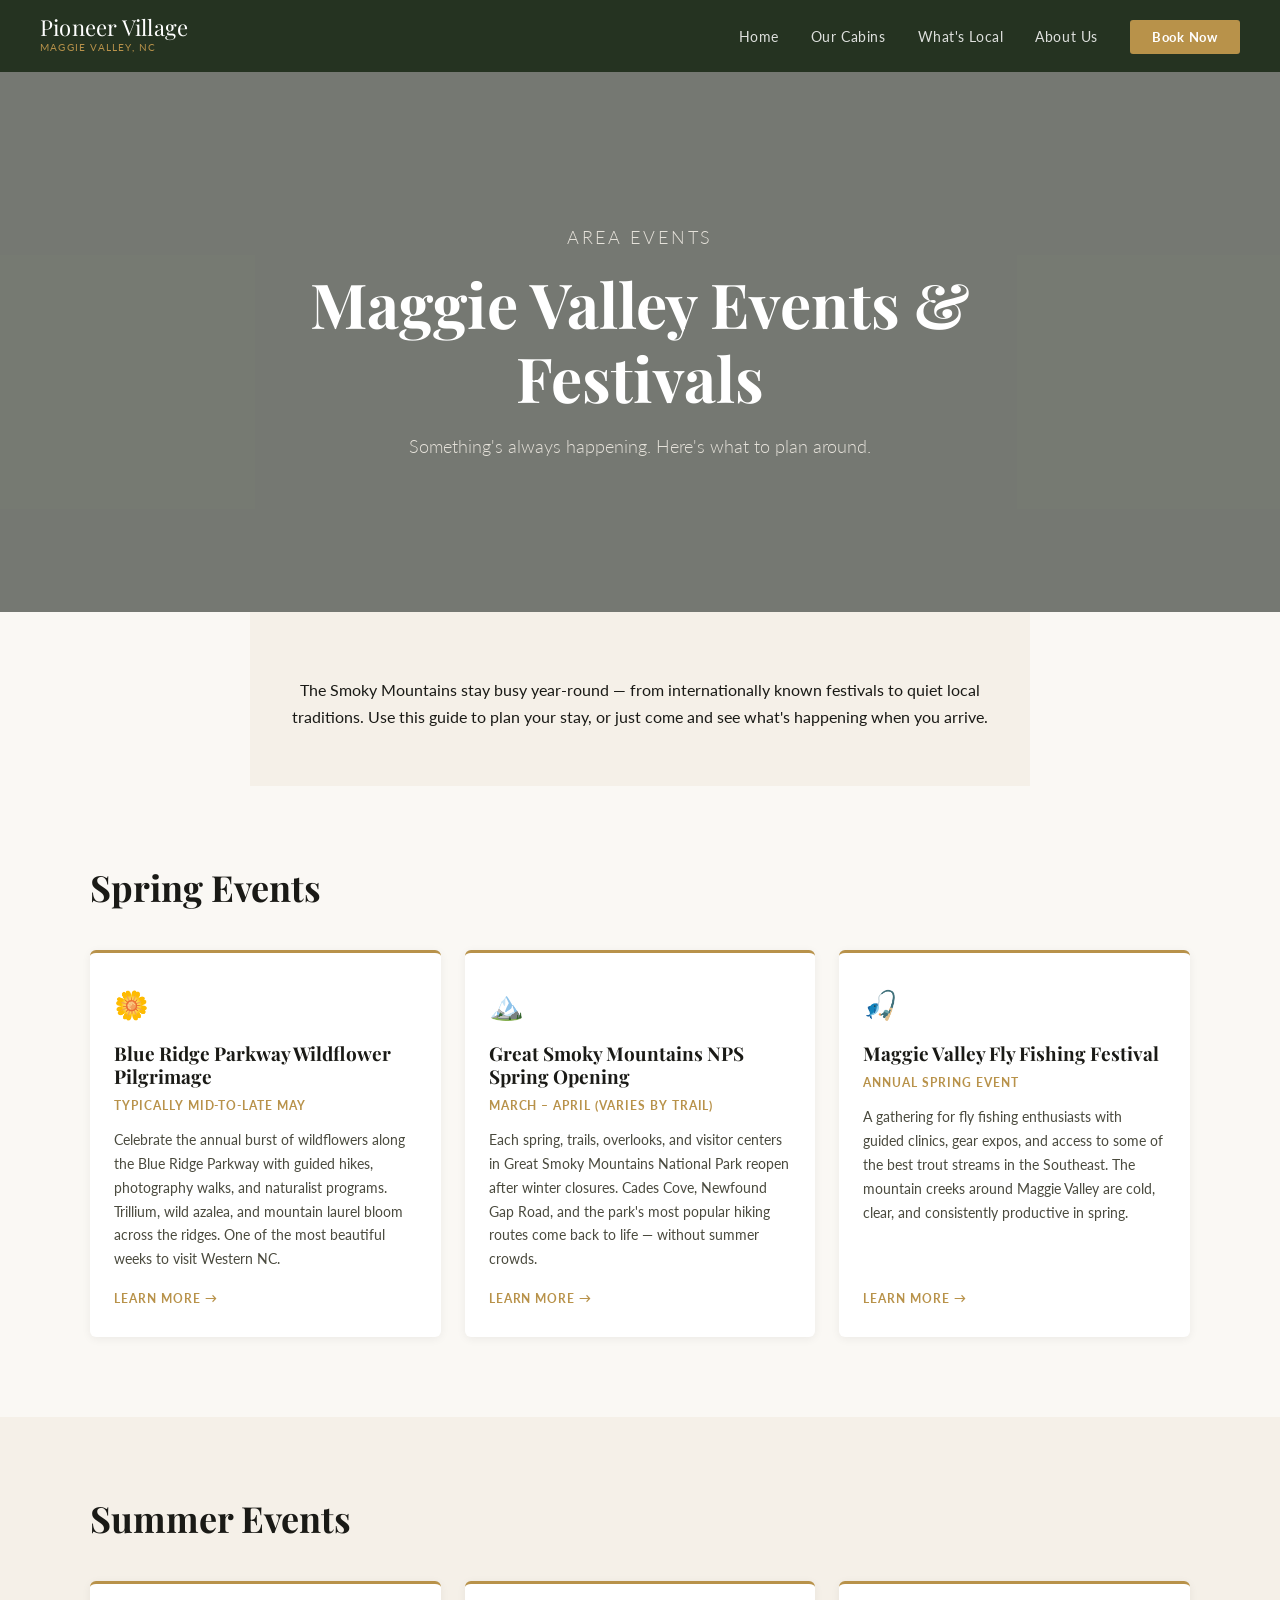
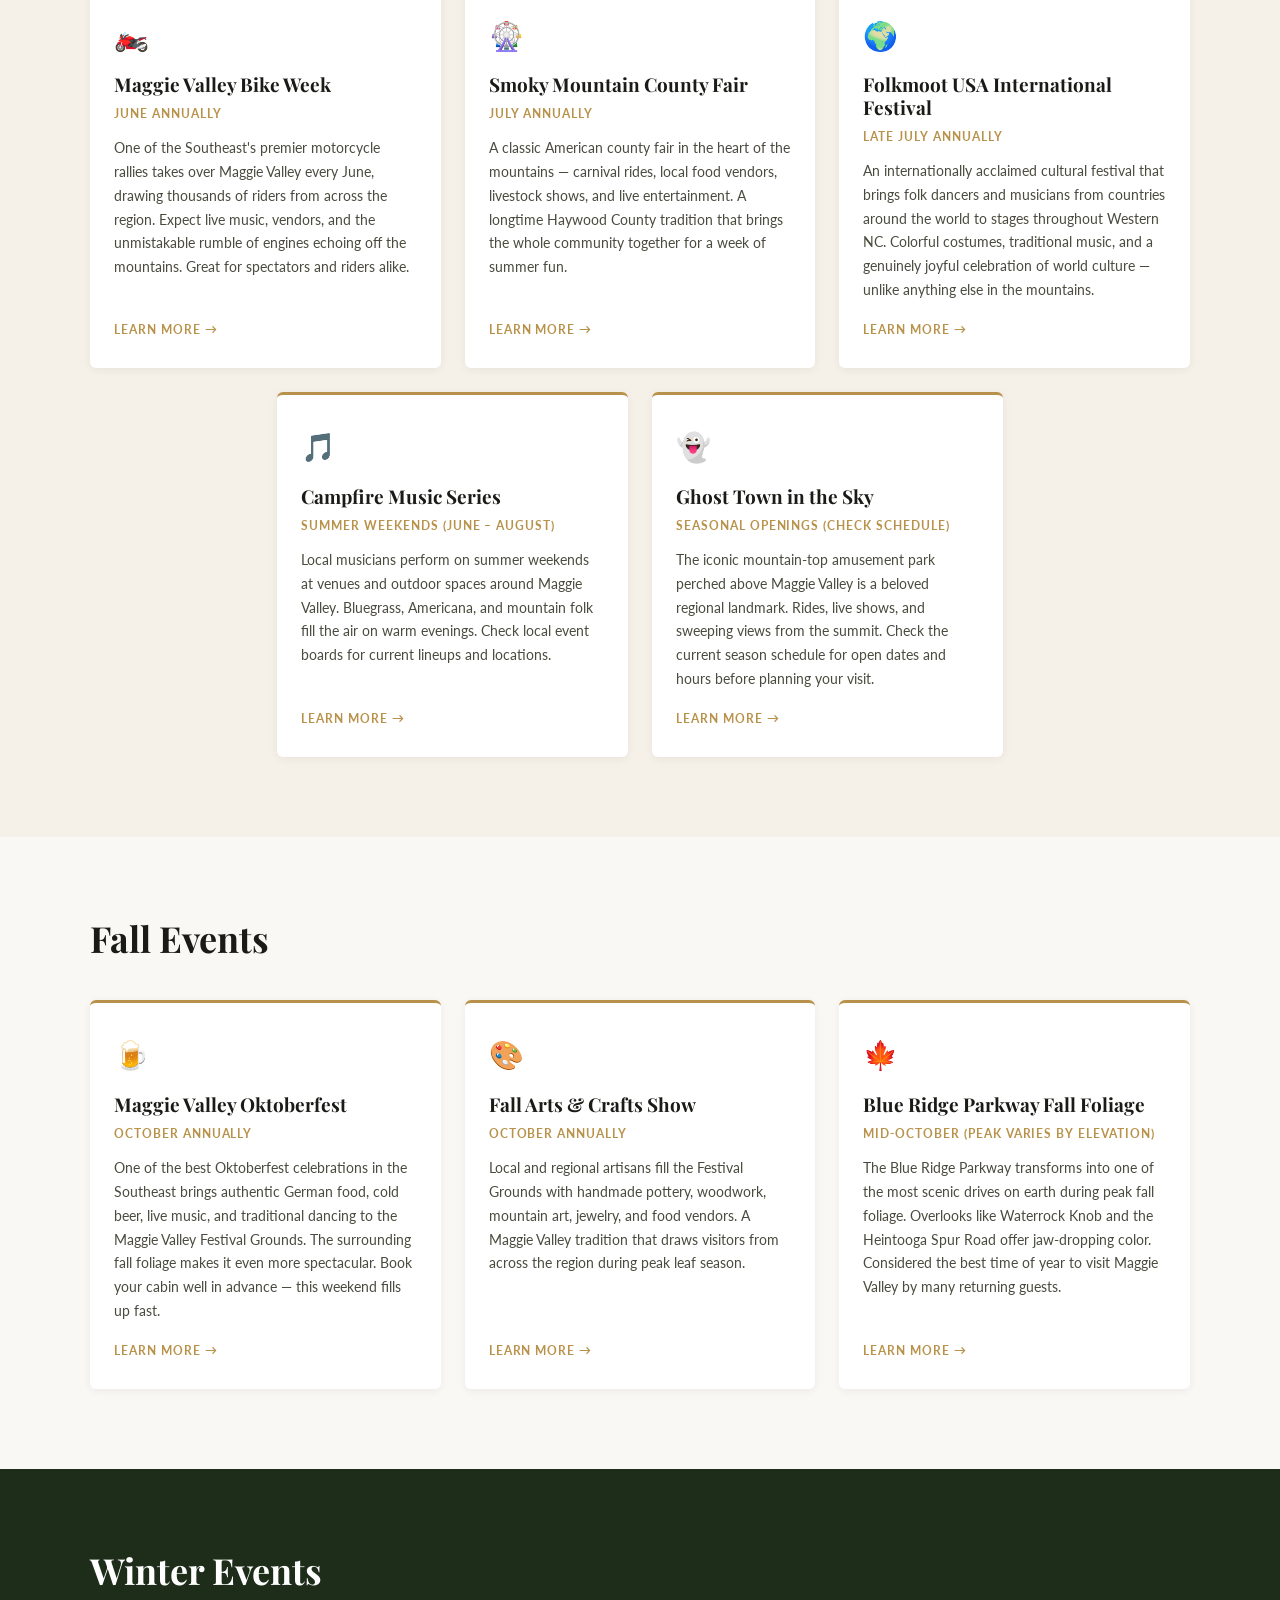
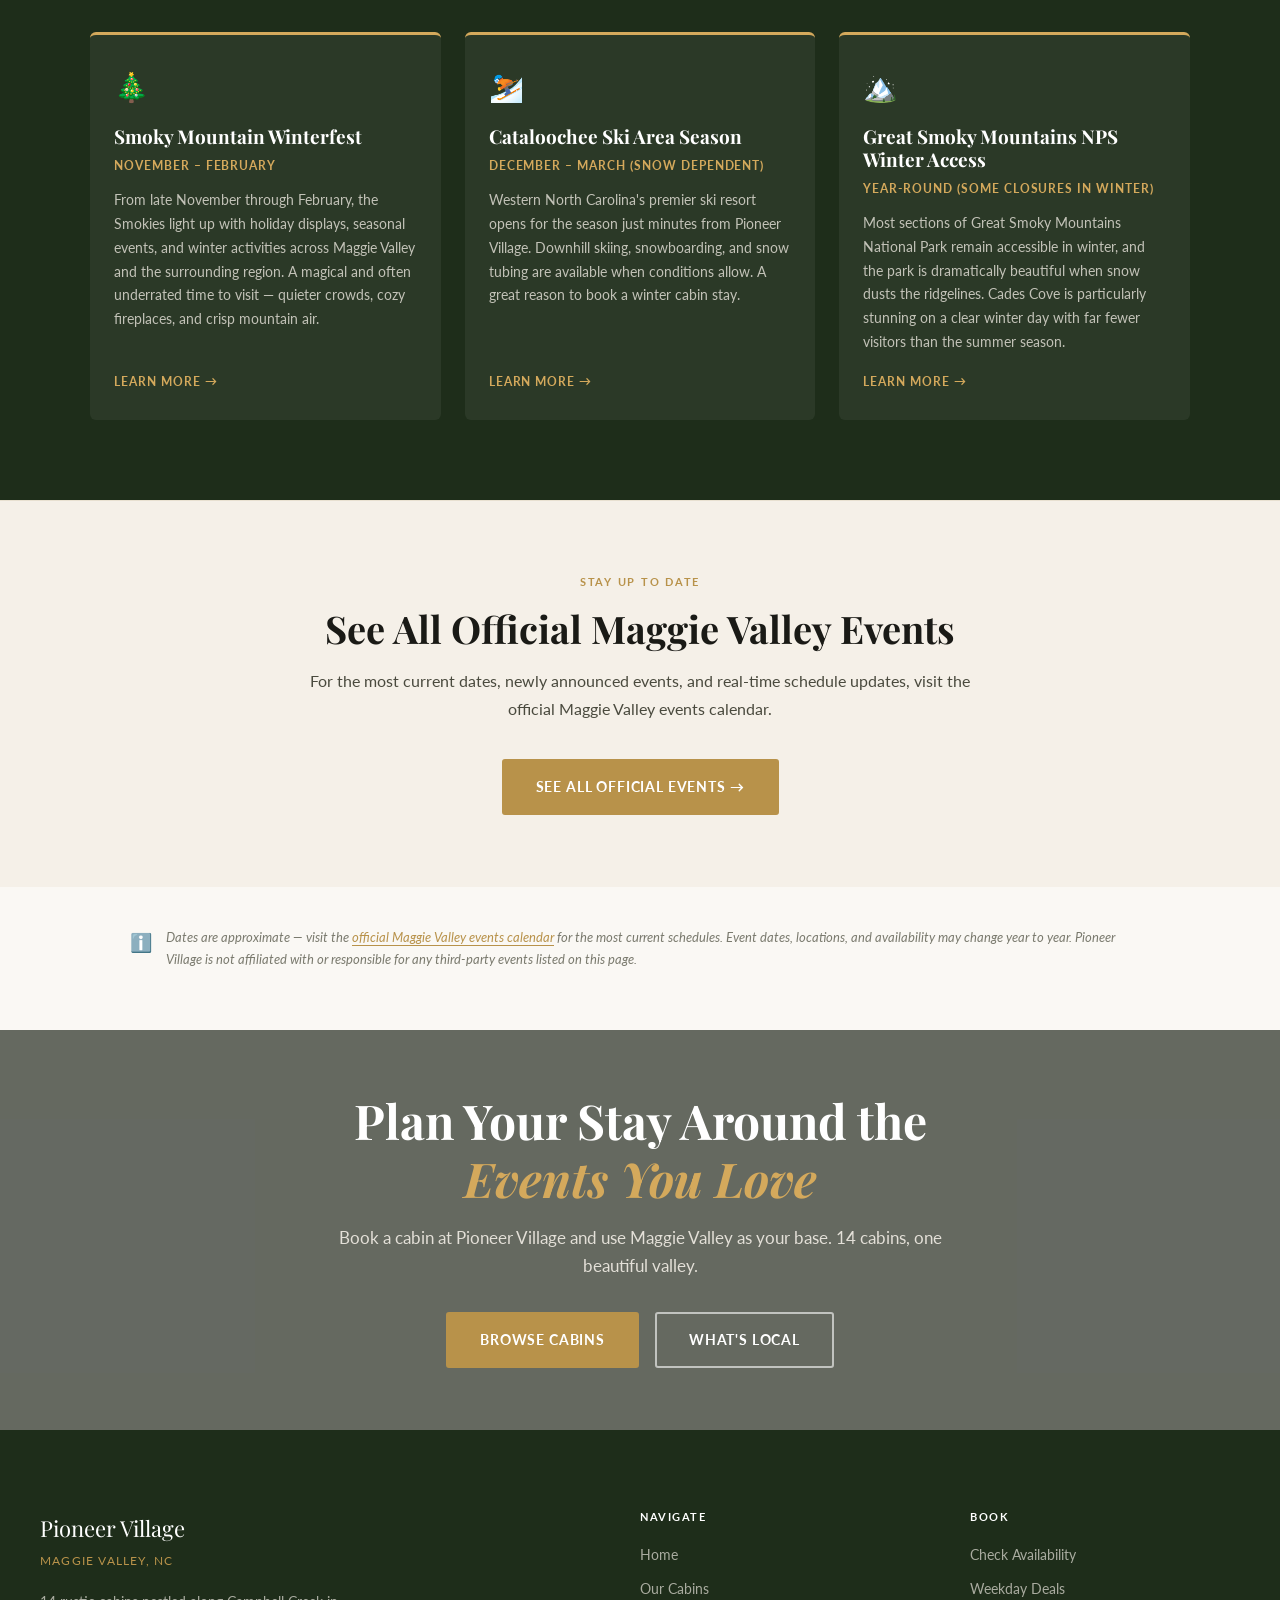
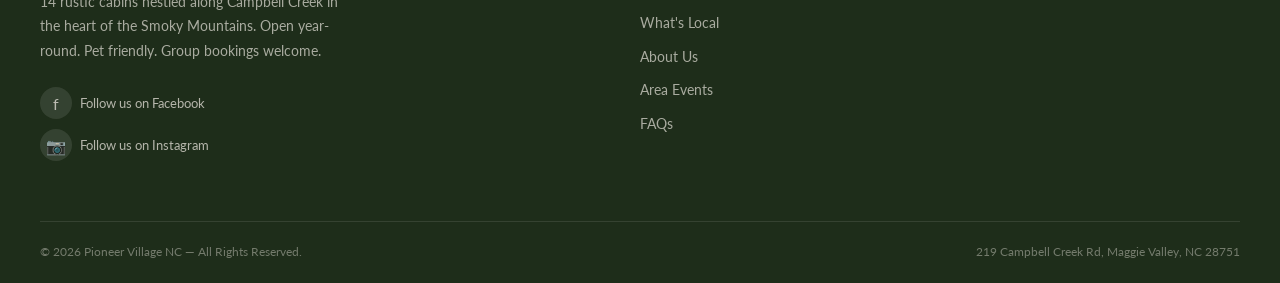
<file: events.html>
<!DOCTYPE html>
<html lang="en">
<head>
  <meta charset="UTF-8" />
  <meta name="viewport" content="width=device-width, initial-scale=1.0" />
  <title>Area Events — Pioneer Village NC</title>
  <meta name="description" content="Maggie Valley and Smoky Mountains events near Pioneer Village NC. Bike Week, Folkmoot, Oktoberfest, Winterfest, and more — organized by season." />
  <link rel="icon" type="image/x-icon" href="favicon.ico" />
  <link rel="icon" type="image/png" sizes="32x32" href="favicon-32x32.png" />
  <link rel="apple-touch-icon" sizes="180x180" href="apple-touch-icon.png" />
  <link rel="stylesheet" href="styles.css" />
  <meta property="og:type" content="website" />
  <meta property="og:site_name" content="Pioneer Village NC" />
  <meta property="og:url" content="https://pioneervillagenc.com/events.html" />
  <meta property="og:title" content="Maggie Valley Events & Festivals — Pioneer Village NC" />
  <meta property="og:description" content="Plan your stay around Maggie Valley's best events — Bike Week, Folkmoot USA, Oktoberfest, Winterfest, and more. A full seasonal guide." />
  <meta property="og:image" content="https://img1.wsimg.com/isteam/ip/b1d85c42-417b-4160-b510-30c57cd1ad48/PV_20in_20the_20fall.JPG/:/rs=w:1200,cg:true,m" />
  <meta name="twitter:card" content="summary_large_image" />
  <meta name="twitter:title" content="Maggie Valley Events & Festivals — Pioneer Village NC" />
  <meta name="twitter:description" content="Plan your stay around Maggie Valley's best events — Bike Week, Folkmoot USA, Oktoberfest, Winterfest, and more." />
  <meta name="twitter:image" content="https://img1.wsimg.com/isteam/ip/b1d85c42-417b-4160-b510-30c57cd1ad48/PV_20in_20the_20fall.JPG/:/rs=w:1200,cg:true,m" />
  <link rel="canonical" href="https://pioneervillagenc.com/events.html" />
  <!-- Google tag (gtag.js) — GA4 + Google Ads -->
  <script async src="https://www.googletagmanager.com/gtag/js?id=G-9MSBNZR5S1"></script>
  <script>
    window.dataLayer = window.dataLayer || [];
    function gtag(){dataLayer.push(arguments);}
    gtag('js', new Date());
    gtag('config', 'G-9MSBNZR5S1');
    gtag('config', 'AW-533649878');
    gtag('config', 'AW-18100347740');
  </script>
  <!-- Meta Pixel -->
  <script>
    !function(f,b,e,v,n,t,s){if(f.fbq)return;n=f.fbq=function(){n.callMethod?
    n.callMethod.apply(n,arguments):n.queue.push(arguments)};if(!f._fbq)f._fbq=n;
    n.push=n;n.loaded=!0;n.version='2.0';n.queue=[];t=b.createElement(e);t.async=!0;
    t.src=v;s=b.getElementsByTagName(e)[0];s.parentNode.insertBefore(t,s)}
    (window,document,'script','https://connect.facebook.net/en_US/fbevents.js');
    fbq('init', '1702725637740990');
    fbq('track', 'PageView');
  </script>
  <noscript><img height="1" width="1" style="display:none" src="https://www.facebook.com/tr?id=1702725637740990&ev=PageView&noscript=1"/></noscript>
  <style>
    /* ---- Events Page Overrides ---- */
    .events-page-section {
      padding: 80px 40px;
    }
    .events-page-section.bg-cream {
      background: var(--cream);
    }
    .events-page-section.bg-white {
      background: var(--warm-white);
    }
    .events-page-section.bg-forest {
      background: var(--forest);
    }
    .season-header {
      display: flex;
      align-items: center;
      gap: 16px;
      margin-bottom: 40px;
    }
    .season-header-inner {
      max-width: 1100px;
      margin: 0 auto;
    }
    .season-badge {
      display: inline-flex;
      align-items: center;
      gap: 10px;
      font-family: 'Lato', sans-serif;
      font-size: 11px;
      font-weight: 700;
      text-transform: uppercase;
      letter-spacing: 0.14em;
      color: var(--gold);
      margin-bottom: 10px;
    }
    .season-badge-icon {
      font-size: 22px;
    }
    .events-full-grid {
      display: grid;
      grid-template-columns: repeat(3, 1fr);
      gap: 24px;
    }
    .event-card-full {
      background: #fff;
      border-radius: 6px;
      padding: 28px 24px;
      box-shadow: 0 2px 10px rgba(0,0,0,0.06);
      border-top: 3px solid var(--gold);
      display: flex;
      flex-direction: column;
    }
    .event-card-full-icon {
      font-size: 28px;
      margin-bottom: 14px;
    }
    .event-card-full h3 {
      font-family: 'Playfair Display', serif;
      font-size: 19px;
      color: var(--text);
      margin-bottom: 8px;
    }
    .event-card-full-dates {
      font-size: 12px;
      font-weight: 700;
      text-transform: uppercase;
      letter-spacing: 0.08em;
      color: var(--gold);
      margin-bottom: 12px;
    }
    .event-card-full p {
      font-size: 14px;
      color: var(--text-mid);
      line-height: 1.7;
      flex: 1;
      margin-bottom: 18px;
    }
    .event-card-full a.learn-more {
      font-size: 12px;
      font-weight: 700;
      text-transform: uppercase;
      letter-spacing: 0.08em;
      color: var(--gold);
      transition: color 0.2s;
    }
    .event-card-full a.learn-more:hover { color: var(--sage); }
    .event-card-full {
      transition: transform 0.25s ease, box-shadow 0.25s ease;
    }
    .event-card-full:hover {
      transform: translateY(-5px);
      box-shadow: 0 10px 28px rgba(0,0,0,0.13);
    }
    .events-full-grid--centered {
      display: flex !important;
      flex-wrap: wrap;
      justify-content: center;
    }
    .events-full-grid--centered .event-card-full {
      flex: 0 0 calc(33.33% - 16px);
      max-width: calc(33.33% - 16px);
    }

    /* dark-bg card variant for Winter section */
    .events-page-section.bg-forest .event-card-full {
      background: rgba(255,255,255,0.06);
      border-top-color: var(--gold-light);
      box-shadow: none;
    }
    .events-page-section.bg-forest .event-card-full h3 {
      color: #fff;
    }
    .events-page-section.bg-forest .event-card-full p {
      color: rgba(245,240,232,0.75);
    }
    .events-page-section.bg-forest .event-card-full-dates {
      color: var(--gold-light);
    }
    .events-page-section.bg-forest .event-card-full a.learn-more {
      color: var(--gold-light);
    }
    .events-page-section.bg-forest .season-section-title {
      color: #fff;
    }
    .events-page-section.bg-forest .season-badge {
      color: var(--gold-light);
    }

    .season-section-title {
      font-size: clamp(26px, 4vw, 36px);
      color: var(--text);
      margin-bottom: 0;
    }

    .events-disclaimer {
      max-width: 1100px;
      margin: 0 auto;
      padding: 40px 40px 60px;
      display: flex;
      align-items: flex-start;
      gap: 14px;
    }
    .events-disclaimer p {
      font-size: 13px;
      color: var(--text-light);
      line-height: 1.65;
      font-style: italic;
    }

    @media (max-width: 1024px) {
      .events-full-grid { grid-template-columns: repeat(2, 1fr); }
    }
    @media (max-width: 640px) {
      .events-full-grid { grid-template-columns: 1fr; }
      .events-page-section { padding: 60px 20px; }
      .events-disclaimer { padding: 32px 20px 48px; }
    }
  </style>
</head>
<body>

  <!-- NAVIGATION -->
  <nav class="nav">
    <a href="index.html" class="nav-logo">
      <span class="nav-logo-name">Pioneer Village</span>
      <span class="nav-logo-sub">Maggie Valley, NC</span>
    </a>
    <button class="nav-hamburger" id="hamburger" aria-label="Toggle menu">
      <span></span><span></span><span></span>
    </button>
    <ul class="nav-links" id="nav-links">
      <li><a href="index.html">Home</a></li>
      <li><a href="our-cabins.html">Our Cabins</a></li>
      <li><a href="whats-local.html">What's Local</a></li>
      <li><a href="about-us.html">About Us</a></li>
      <li>
        <a href="our-cabins.html#cabin-grid" class="nav-book-btn">Book Now</a>
      </li>
    </ul>
  </nav>

  <!-- PAGE HERO -->
  <section class="page-hero">
    <div class="page-hero-bg" style="background-image: url('https://img1.wsimg.com/isteam/ip/b1d85c42-417b-4160-b510-30c57cd1ad48/PV_20in_20the_20fall.JPG');"></div>
    <div class="page-hero-overlay"></div>
    <div class="page-hero-content">
      <p class="section-label">Area Events</p>
      <h1>Maggie Valley Events &amp; Festivals</h1>
      <p>Something's always happening. Here's what to plan around.</p>
    </div>
  </section>

  <!-- INTRO -->
  <div class="section-intro attractions-intro">
    <p>The Smoky Mountains stay busy year-round — from internationally known festivals to quiet local traditions. Use this guide to plan your stay, or just come and see what's happening when you arrive.</p>
  </div>

  <!-- ============================
       SPRING
       ============================ -->
  <section class="events-page-section bg-white">
    <div style="max-width:1100px;margin:0 auto;">
      <h2 class="season-section-title" style="margin-bottom:40px;">Spring Events</h2>
      <div class="events-full-grid">

        <div class="event-card-full">
          <div class="event-card-full-icon">🌼</div>
          <h3>Blue Ridge Parkway Wildflower Pilgrimage</h3>
          <div class="event-card-full-dates">Typically mid-to-late May</div>
          <p>Celebrate the annual burst of wildflowers along the Blue Ridge Parkway with guided hikes, photography walks, and naturalist programs. Trillium, wild azalea, and mountain laurel bloom across the ridges. One of the most beautiful weeks to visit Western NC.</p>
          <a href="https://www.nps.gov/blri/planyourvisit/wildflower-pilgrimage.htm" target="_blank" rel="noopener" class="learn-more">Learn More →</a>
        </div>

        <div class="event-card-full">
          <div class="event-card-full-icon">🏔️</div>
          <h3>Great Smoky Mountains NPS Spring Opening</h3>
          <div class="event-card-full-dates">March – April (varies by trail)</div>
          <p>Each spring, trails, overlooks, and visitor centers in Great Smoky Mountains National Park reopen after winter closures. Cades Cove, Newfound Gap Road, and the park's most popular hiking routes come back to life — without summer crowds.</p>
          <a href="https://www.nps.gov/grsm/planyourvisit/hours.htm" target="_blank" rel="noopener" class="learn-more">Learn More →</a>
        </div>

        <div class="event-card-full">
          <div class="event-card-full-icon">🎣</div>
          <h3>Maggie Valley Fly Fishing Festival</h3>
          <div class="event-card-full-dates">Annual spring event</div>
          <p>A gathering for fly fishing enthusiasts with guided clinics, gear expos, and access to some of the best trout streams in the Southeast. The mountain creeks around Maggie Valley are cold, clear, and consistently productive in spring.</p>
          <a href="https://www.maggievalleync.gov/event-category/event-and-festival-schedules/" target="_blank" rel="noopener" class="learn-more">Learn More →</a>
        </div>

      </div>
    </div>
  </section>

  <!-- ============================
       SUMMER
       ============================ -->
  <section class="events-page-section bg-cream">
    <div style="max-width:1100px;margin:0 auto;">
      <h2 class="season-section-title" style="margin-bottom:40px;">Summer Events</h2>
      <div class="events-full-grid events-full-grid--centered">

        <div class="event-card-full">
          <div class="event-card-full-icon">🏍️</div>
          <h3>Maggie Valley Bike Week</h3>
          <div class="event-card-full-dates">June annually</div>
          <p>One of the Southeast's premier motorcycle rallies takes over Maggie Valley every June, drawing thousands of riders from across the region. Expect live music, vendors, and the unmistakable rumble of engines echoing off the mountains. Great for spectators and riders alike.</p>
          <a href="https://www.maggievalleync.gov/event-category/event-and-festival-schedules/" target="_blank" rel="noopener" class="learn-more">Learn More →</a>
        </div>

        <div class="event-card-full">
          <div class="event-card-full-icon">🎡</div>
          <h3>Smoky Mountain County Fair</h3>
          <div class="event-card-full-dates">July annually</div>
          <p>A classic American county fair in the heart of the mountains — carnival rides, local food vendors, livestock shows, and live entertainment. A longtime Haywood County tradition that brings the whole community together for a week of summer fun.</p>
          <a href="https://www.maggievalleync.gov/event-category/event-and-festival-schedules/" target="_blank" rel="noopener" class="learn-more">Learn More →</a>
        </div>

        <div class="event-card-full">
          <div class="event-card-full-icon">🌍</div>
          <h3>Folkmoot USA International Festival</h3>
          <div class="event-card-full-dates">Late July annually</div>
          <p>An internationally acclaimed cultural festival that brings folk dancers and musicians from countries around the world to stages throughout Western NC. Colorful costumes, traditional music, and a genuinely joyful celebration of world culture — unlike anything else in the mountains.</p>
          <a href="https://www.folkmoot.org/" target="_blank" rel="noopener" class="learn-more">Learn More →</a>
        </div>

        <div class="event-card-full">
          <div class="event-card-full-icon">🎵</div>
          <h3>Campfire Music Series</h3>
          <div class="event-card-full-dates">Summer weekends (June – August)</div>
          <p>Local musicians perform on summer weekends at venues and outdoor spaces around Maggie Valley. Bluegrass, Americana, and mountain folk fill the air on warm evenings. Check local event boards for current lineups and locations.</p>
          <a href="https://www.maggievalleync.gov/event-category/event-and-festival-schedules/" target="_blank" rel="noopener" class="learn-more">Learn More →</a>
        </div>

        <div class="event-card-full">
          <div class="event-card-full-icon">👻</div>
          <h3>Ghost Town in the Sky</h3>
          <div class="event-card-full-dates">Seasonal openings (check schedule)</div>
          <p>The iconic mountain-top amusement park perched above Maggie Valley is a beloved regional landmark. Rides, live shows, and sweeping views from the summit. Check the current season schedule for open dates and hours before planning your visit.</p>
          <a href="https://www.ghosttownintheskync.com/" target="_blank" rel="noopener" class="learn-more">Learn More →</a>
        </div>

      </div>
    </div>
  </section>

  <!-- ============================
       FALL
       ============================ -->
  <section class="events-page-section bg-white">
    <div style="max-width:1100px;margin:0 auto;">
      <h2 class="season-section-title" style="margin-bottom:40px;">Fall Events</h2>
      <div class="events-full-grid">

        <div class="event-card-full">
          <div class="event-card-full-icon">🍺</div>
          <h3>Maggie Valley Oktoberfest</h3>
          <div class="event-card-full-dates">October annually</div>
          <p>One of the best Oktoberfest celebrations in the Southeast brings authentic German food, cold beer, live music, and traditional dancing to the Maggie Valley Festival Grounds. The surrounding fall foliage makes it even more spectacular. Book your cabin well in advance — this weekend fills up fast.</p>
          <a href="https://www.maggievalleync.gov/event-category/event-and-festival-schedules/" target="_blank" rel="noopener" class="learn-more">Learn More →</a>
        </div>

        <div class="event-card-full">
          <div class="event-card-full-icon">🎨</div>
          <h3>Fall Arts &amp; Crafts Show</h3>
          <div class="event-card-full-dates">October annually</div>
          <p>Local and regional artisans fill the Festival Grounds with handmade pottery, woodwork, mountain art, jewelry, and food vendors. A Maggie Valley tradition that draws visitors from across the region during peak leaf season.</p>
          <a href="https://www.maggievalleync.gov/event-category/event-and-festival-schedules/" target="_blank" rel="noopener" class="learn-more">Learn More →</a>
        </div>

        <div class="event-card-full">
          <div class="event-card-full-icon">🍁</div>
          <h3>Blue Ridge Parkway Fall Foliage</h3>
          <div class="event-card-full-dates">Mid-October (peak varies by elevation)</div>
          <p>The Blue Ridge Parkway transforms into one of the most scenic drives on earth during peak fall foliage. Overlooks like Waterrock Knob and the Heintooga Spur Road offer jaw-dropping color. Considered the best time of year to visit Maggie Valley by many returning guests.</p>
          <a href="https://www.nps.gov/blri/planyourvisit/foliage.htm" target="_blank" rel="noopener" class="learn-more">Learn More →</a>
        </div>

      </div>
    </div>
  </section>

  <!-- ============================
       WINTER
       ============================ -->
  <section class="events-page-section bg-forest">
    <div style="max-width:1100px;margin:0 auto;">
      <h2 class="season-section-title" style="margin-bottom:40px;">Winter Events</h2>
      <div class="events-full-grid">

        <div class="event-card-full">
          <div class="event-card-full-icon">🎄</div>
          <h3>Smoky Mountain Winterfest</h3>
          <div class="event-card-full-dates">November – February</div>
          <p>From late November through February, the Smokies light up with holiday displays, seasonal events, and winter activities across Maggie Valley and the surrounding region. A magical and often underrated time to visit — quieter crowds, cozy fireplaces, and crisp mountain air.</p>
          <a href="https://www.visitsmokies.org/smoky-mountain-winterfest/" target="_blank" rel="noopener" class="learn-more">Learn More →</a>
        </div>

        <div class="event-card-full">
          <div class="event-card-full-icon">⛷️</div>
          <h3>Cataloochee Ski Area Season</h3>
          <div class="event-card-full-dates">December – March (snow dependent)</div>
          <p>Western North Carolina's premier ski resort opens for the season just minutes from Pioneer Village. Downhill skiing, snowboarding, and snow tubing are available when conditions allow. A great reason to book a winter cabin stay.</p>
          <a href="https://www.cataloochee.com/" target="_blank" rel="noopener" class="learn-more">Learn More →</a>
        </div>

        <div class="event-card-full">
          <div class="event-card-full-icon">🏔️</div>
          <h3>Great Smoky Mountains NPS Winter Access</h3>
          <div class="event-card-full-dates">Year-round (some closures in winter)</div>
          <p>Most sections of Great Smoky Mountains National Park remain accessible in winter, and the park is dramatically beautiful when snow dusts the ridgelines. Cades Cove is particularly stunning on a clear winter day with far fewer visitors than the summer season.</p>
          <a href="https://www.nps.gov/grsm/planyourvisit/hours.htm" target="_blank" rel="noopener" class="learn-more">Learn More →</a>
        </div>

      </div>
    </div>
  </section>

  <!-- OFFICIAL CALENDAR CTA -->
  <section style="background:var(--cream);padding:72px 40px;text-align:center;border-top:1px solid var(--stone);">
    <div style="max-width:680px;margin:0 auto;">
      <p class="section-label">Stay Up to Date</p>
      <h2 style="font-size:clamp(26px,4vw,38px);color:var(--text);margin-bottom:16px;">See All Official Maggie Valley Events</h2>
      <p style="font-size:16px;color:var(--text-mid);line-height:1.75;margin-bottom:36px;">For the most current dates, newly announced events, and real-time schedule updates, visit the official Maggie Valley events calendar.</p>
      <a href="https://www.maggievalleync.gov/event-category/event-and-festival-schedules/" target="_blank" rel="noopener" class="btn btn-gold">See All Official Events →</a>
    </div>
  </section>

  <!-- DISCLAIMER -->
  <div class="events-disclaimer">
    <span style="font-size:18px;flex-shrink:0;">ℹ️</span>
    <p>Dates are approximate — visit the <a href="https://www.maggievalleync.gov/event-category/event-and-festival-schedules/" target="_blank" rel="noopener" style="color:var(--gold);text-decoration:underline;text-underline-offset:3px;">official Maggie Valley events calendar</a> for the most current schedules. Event dates, locations, and availability may change year to year. Pioneer Village is not affiliated with or responsible for any third-party events listed on this page.</p>
  </div>

  <!-- CTA BANNER -->
  <section class="cta-banner">
    <div class="cta-banner-bg" style="background-image: url('https://img1.wsimg.com/isteam/ip/b1d85c42-417b-4160-b510-30c57cd1ad48/PV_20website_20pic.JPG');"></div>
    <div class="cta-banner-overlay"></div>
    <div class="cta-banner-content">
      <h2>Plan Your Stay Around the <em>Events You Love</em></h2>
      <p>Book a cabin at Pioneer Village and use Maggie Valley as your base. 14 cabins, one beautiful valley.</p>
      <div class="btn-group" style="justify-content:center;">
        <a href="our-cabins.html#cabin-grid" class="btn btn-gold">Browse Cabins</a>
        <a href="whats-local.html" class="btn btn-outline">What's Local</a>
      </div>
    </div>
  </section>

  <!-- FOOTER -->
  <footer class="footer">
    <div class="footer-inner">
      <div class="footer-brand">
        <div class="footer-brand-name">Pioneer Village</div>
        <div class="footer-brand-sub">Maggie Valley, NC</div>
        <p class="footer-brand-desc">14 rustic cabins nestled along Campbell Creek in the heart of the Smoky Mountains. Open year-round. Pet friendly. Group bookings welcome.</p>
        <div style="display:flex;flex-direction:column;gap:10px;">
          <a href="https://www.facebook.com/PioneerVlg/" class="footer-fb-link" target="_blank" rel="noopener">
            <span class="footer-fb-icon">f</span>
            Follow us on Facebook
          </a>
          <a href="https://www.instagram.com/pioneervillagenc/" class="footer-fb-link" target="_blank" rel="noopener">
            <span class="footer-fb-icon">📷</span>
            Follow us on Instagram
          </a>
        </div>
      </div>
      <div class="footer-col">
        <h4>Navigate</h4>
        <ul>
          <li><a href="index.html">Home</a></li>
          <li><a href="our-cabins.html">Our Cabins</a></li>
          <li><a href="whats-local.html">What's Local</a></li>
          <li><a href="about-us.html">About Us</a></li>
          <li><a href="events.html">Area Events</a></li>
          <li><a href="about-us.html#faq">FAQs</a></li>
        </ul>
      </div>
      <div class="footer-col">
        <h4>Book</h4>
        <ul>
          <li><a href="our-cabins.html">Check Availability</a></li>
          <li><a href="index.html#weekday">Weekday Deals</a></li>
        </ul>
      </div>
    </div>
    <div class="footer-bottom">
      <span>© 2026 Pioneer Village NC — All Rights Reserved.</span>
      <span>219 Campbell Creek Rd, Maggie Valley, NC 28751</span>
    </div>
  </footer>

  <script>
    const hamburger = document.getElementById('hamburger');
    const navLinks = document.getElementById('nav-links');
    hamburger.addEventListener('click', () => {
      hamburger.classList.toggle('open');
      navLinks.classList.toggle('open');
    });
  </script>

  <script>
    // Fire conversion events when a visitor clicks any VRBO or Airbnb booking link
    document.querySelectorAll('a[href*="vrbo.com"], a[href*="airbnb.com"]').forEach(function(el) {
      el.addEventListener('click', function() {
        if (typeof fbq === 'function') fbq('track', 'InitiateCheckout');
        if (typeof gtag === 'function') gtag('event', 'conversion', {'send_to': 'AW-18100347740/d_Q2CKPVgbQcENzG9bZD'});
      });
    });
  </script>

</body>
</html>
</file>
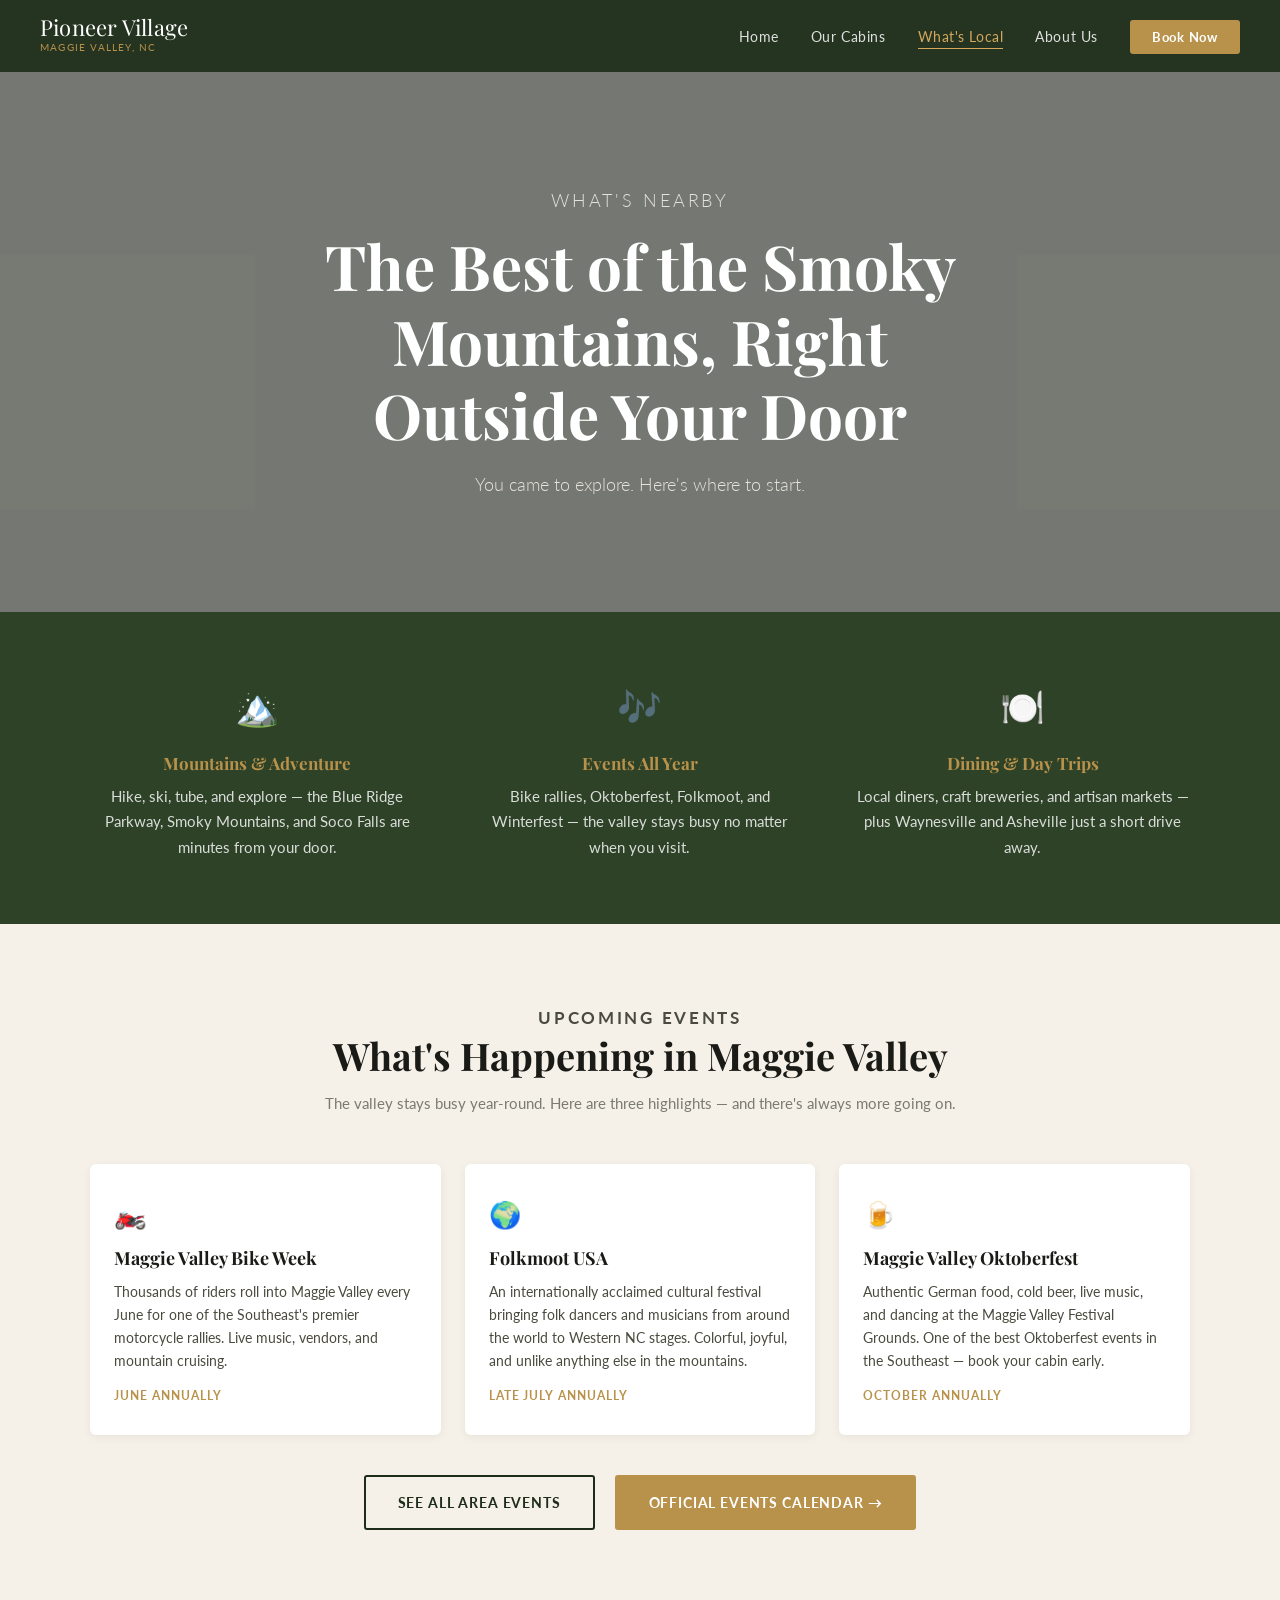
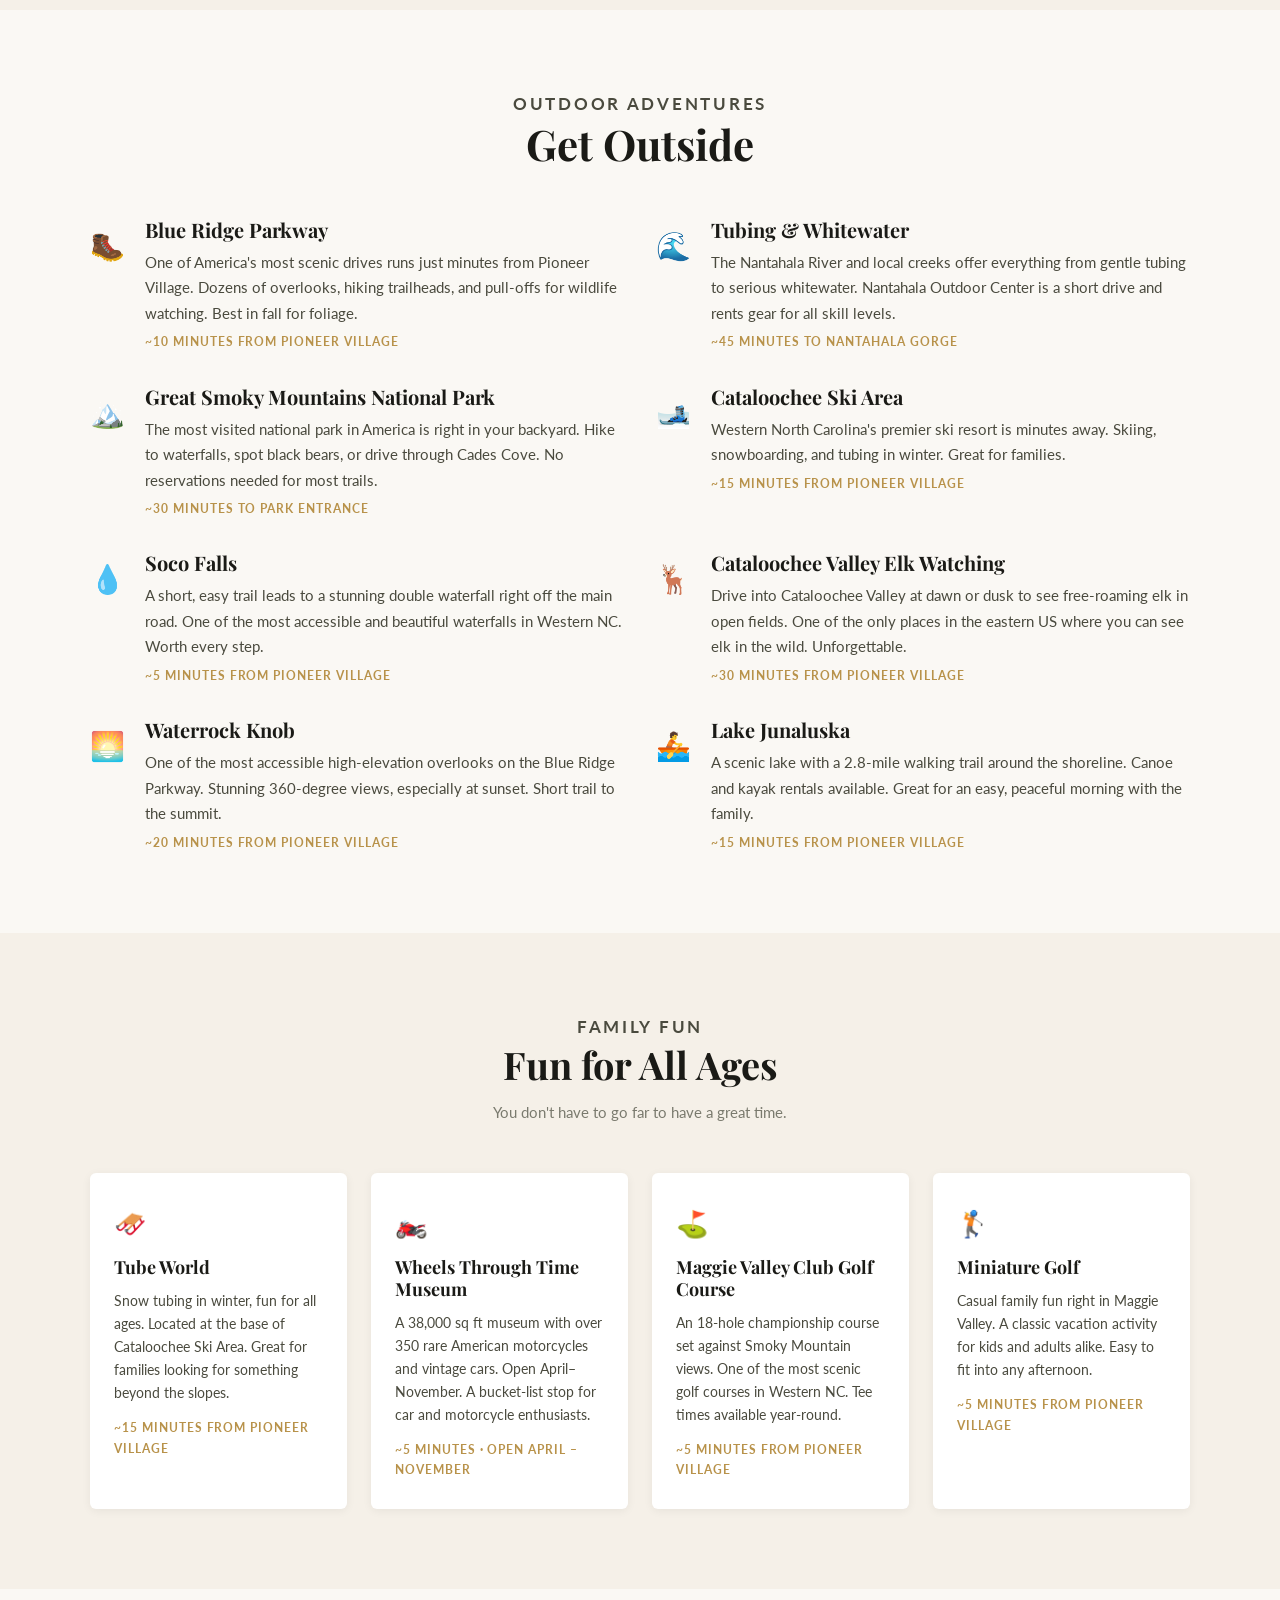
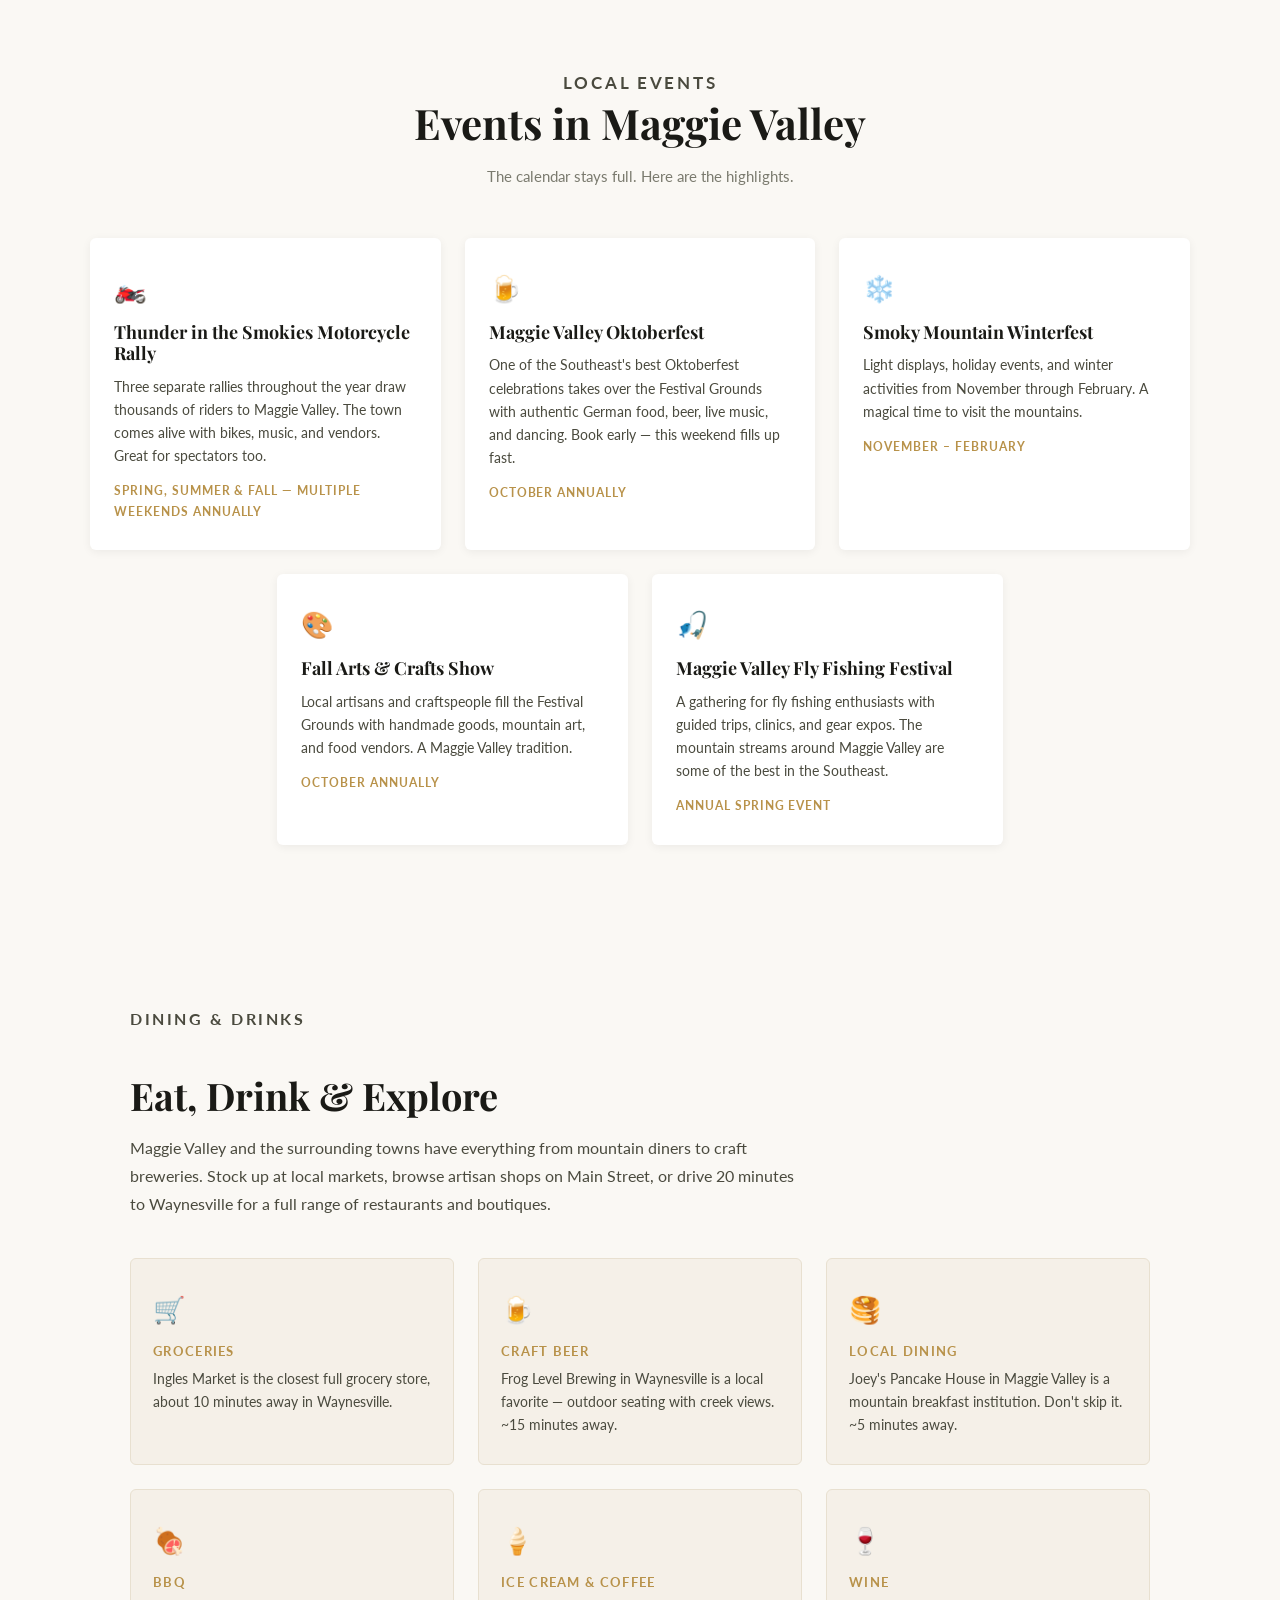
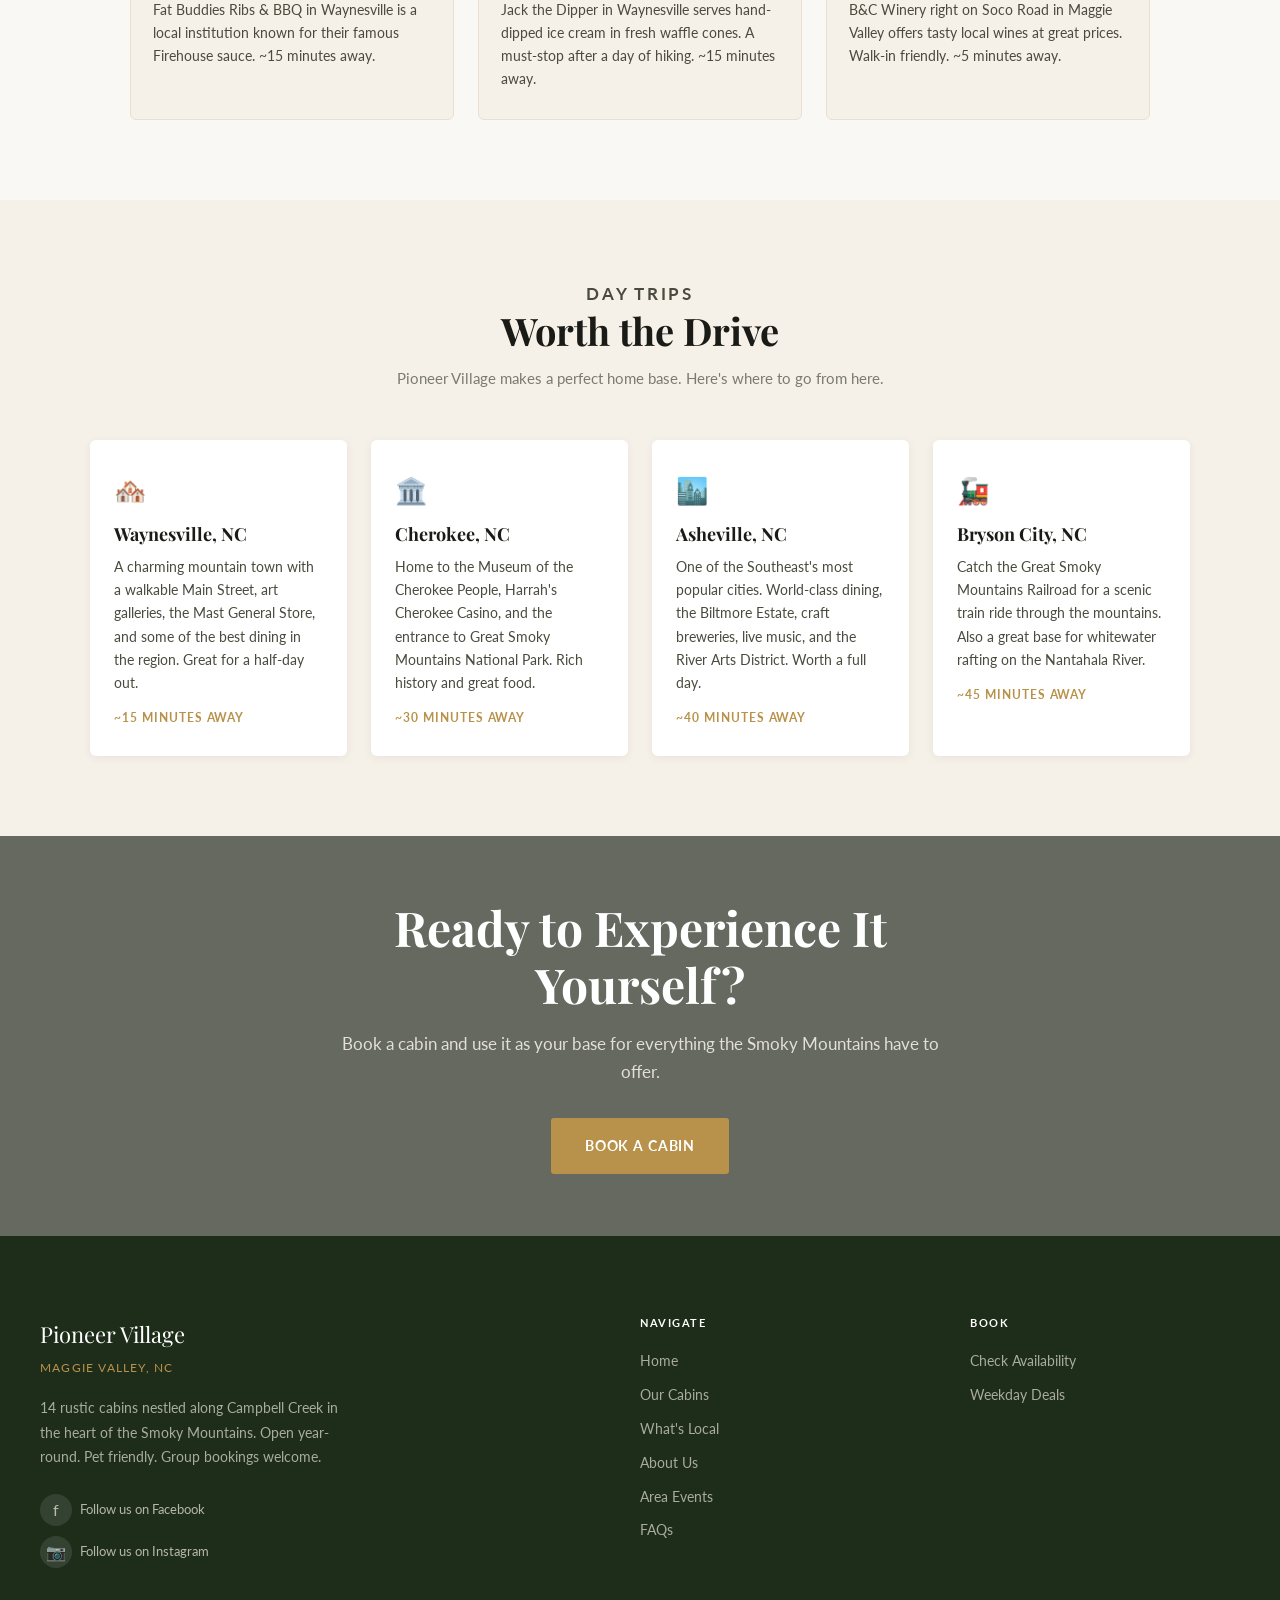
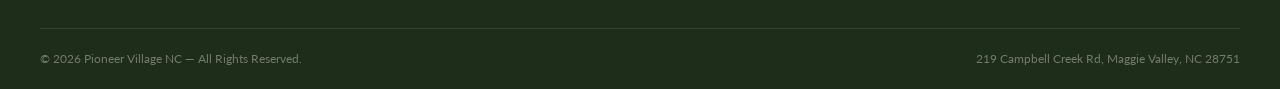
<file: whats-local.html>
<!DOCTYPE html>
<html lang="en">
<head>
  <meta charset="UTF-8" />
  <meta name="viewport" content="width=device-width, initial-scale=1.0" />
  <title>What's Local — Pioneer Village NC</title>
  <meta name="description" content="Discover what's near Pioneer Village in Maggie Valley, NC. Blue Ridge Parkway, Smoky Mountains, local events, dining, and more." />
  <link rel="icon" type="image/x-icon" href="favicon.ico" />
  <link rel="icon" type="image/png" sizes="32x32" href="favicon-32x32.png" />
  <link rel="apple-touch-icon" sizes="180x180" href="apple-touch-icon.png" />
  <link rel="stylesheet" href="styles.css" />
  <meta property="og:type" content="website" />
  <meta property="og:site_name" content="Pioneer Village NC" />
  <meta property="og:url" content="https://pioneervillagenc.com/whats-local.html" />
  <meta property="og:title" content="What's Local — Things to Do Near Maggie Valley, NC" />
  <meta property="og:description" content="Explore what's near Pioneer Village — Blue Ridge Parkway, Smoky Mountains hiking, Oktoberfest, local dining, and day trips to Asheville and Cherokee." />
  <meta property="og:image" content="https://img1.wsimg.com/isteam/ip/b1d85c42-417b-4160-b510-30c57cd1ad48/cabin_205_20mountins_20pic.JPG/:/rs=w:1200,cg:true,m" />
  <meta name="twitter:card" content="summary_large_image" />
  <meta name="twitter:title" content="What's Local — Things to Do Near Maggie Valley, NC" />
  <meta name="twitter:description" content="Explore what's near Pioneer Village — Blue Ridge Parkway, hiking, Oktoberfest, local dining, and day trips to Asheville and Cherokee." />
  <meta name="twitter:image" content="https://img1.wsimg.com/isteam/ip/b1d85c42-417b-4160-b510-30c57cd1ad48/cabin_205_20mountins_20pic.JPG/:/rs=w:1200,cg:true,m" />
  <link rel="canonical" href="https://pioneervillagenc.com/whats-local.html" />
  <!-- Google tag (gtag.js) — GA4 + Google Ads -->
  <script async src="https://www.googletagmanager.com/gtag/js?id=G-9MSBNZR5S1"></script>
  <script>
    window.dataLayer = window.dataLayer || [];
    function gtag(){dataLayer.push(arguments);}
    gtag('js', new Date());
    gtag('config', 'G-9MSBNZR5S1');
    gtag('config', 'AW-533649878');
    gtag('config', 'AW-18100347740');
  </script>
  <!-- Meta Pixel -->
  <script>
    !function(f,b,e,v,n,t,s){if(f.fbq)return;n=f.fbq=function(){n.callMethod?
    n.callMethod.apply(n,arguments):n.queue.push(arguments)};if(!f._fbq)f._fbq=n;
    n.push=n;n.loaded=!0;n.version='2.0';n.queue=[];t=b.createElement(e);t.async=!0;
    t.src=v;s=b.getElementsByTagName(e)[0];s.parentNode.insertBefore(t,s)}
    (window,document,'script','https://connect.facebook.net/en_US/fbevents.js');
    fbq('init', '1702725637740990');
    fbq('track', 'PageView');
  </script>
  <noscript><img height="1" width="1" style="display:none" src="https://www.facebook.com/tr?id=1702725637740990&ev=PageView&noscript=1"/></noscript>
</head>
<body>

  <!-- NAVIGATION -->
  <nav class="nav">
    <a href="index.html" class="nav-logo">
      <span class="nav-logo-name">Pioneer Village</span>
      <span class="nav-logo-sub">Maggie Valley, NC</span>
    </a>
    <button class="nav-hamburger" id="hamburger" aria-label="Toggle menu">
      <span></span><span></span><span></span>
    </button>
    <ul class="nav-links" id="nav-links">
      <li><a href="index.html">Home</a></li>
      <li><a href="our-cabins.html">Our Cabins</a></li>
      <li><a href="whats-local.html" class="active">What's Local</a></li>
      <li><a href="about-us.html">About Us</a></li>
      <li>
        <a href="our-cabins.html#cabin-grid" class="nav-book-btn">Book Now</a>
      </li>
    </ul>
  </nav>

  <!-- PAGE HERO -->
  <section class="page-hero">
    <div class="page-hero-bg" style="background-image: url('https://img1.wsimg.com/isteam/ip/b1d85c42-417b-4160-b510-30c57cd1ad48/cabin_205_20mountins_20pic.JPG');"></div>
    <div class="page-hero-overlay"></div>
    <div class="page-hero-content">
      <p class="section-label">What's Nearby</p>
      <h1>The Best of the Smoky Mountains, Right Outside Your Door</h1>
      <p>You came to explore. Here's where to start.</p>
    </div>
  </section>

  <!-- INTRO BAND -->
  <section class="local-intro-band">
    <div class="local-intro-grid">
      <div class="local-intro-item">
        <div class="local-intro-icon">🏔️</div>
        <h4>Mountains &amp; Adventure</h4>
        <p>Hike, ski, tube, and explore — the Blue Ridge Parkway, Smoky Mountains, and Soco Falls are minutes from your door.</p>
      </div>
      <div class="local-intro-item">
        <div class="local-intro-icon">🎶</div>
        <h4>Events All Year</h4>
        <p>Bike rallies, Oktoberfest, Folkmoot, and Winterfest — the valley stays busy no matter when you visit.</p>
      </div>
      <div class="local-intro-item">
        <div class="local-intro-icon">🍽️</div>
        <h4>Dining &amp; Day Trips</h4>
        <p>Local diners, craft breweries, and artisan markets — plus Waynesville and Asheville just a short drive away.</p>
      </div>
    </div>
  </section>

  <!-- UPCOMING EVENTS PREVIEW -->
  <section class="events-section">
    <div class="events-section-inner">
      <div class="section-header" style="margin-bottom:12px;">
        <p class="section-label">Upcoming Events</p>
        <h2>What's Happening in Maggie Valley</h2>
      </div>
      <p class="events-subtext">The valley stays busy year-round. Here are three highlights — and there's always more going on.</p>
      <div class="events-grid" style="grid-template-columns: repeat(3,1fr); margin-bottom:40px;">

        <div class="event-card">
          <div class="event-icon">🏍️</div>
          <h3>Maggie Valley Bike Week</h3>
          <p>Thousands of riders roll into Maggie Valley every June for one of the Southeast's premier motorcycle rallies. Live music, vendors, and mountain cruising.</p>
          <div class="event-when">June annually</div>
        </div>

        <div class="event-card">
          <div class="event-icon">🌍</div>
          <h3>Folkmoot USA</h3>
          <p>An internationally acclaimed cultural festival bringing folk dancers and musicians from around the world to Western NC stages. Colorful, joyful, and unlike anything else in the mountains.</p>
          <div class="event-when">Late July annually</div>
        </div>

        <div class="event-card">
          <div class="event-icon">🍺</div>
          <h3>Maggie Valley Oktoberfest</h3>
          <p>Authentic German food, cold beer, live music, and dancing at the Maggie Valley Festival Grounds. One of the best Oktoberfest events in the Southeast — book your cabin early.</p>
          <div class="event-when">October annually</div>
        </div>

      </div>
      <div class="text-center">
        <a href="events.html" class="btn btn-outline-dark" style="margin-right:16px;">See All Area Events</a>
        <a href="https://www.maggievalleync.gov/event-category/event-and-festival-schedules/" target="_blank" rel="noopener" class="btn btn-gold">Official Events Calendar →</a>
      </div>
    </div>
  </section>

  <!-- OUTDOOR ADVENTURES -->
  <section style="padding: 80px 40px; background: var(--warm-white);">
    <div style="max-width:1100px;margin:0 auto;">
      <div class="section-header" style="margin-bottom:48px;">
        <p class="section-label">Outdoor Adventures</p>
        <h2>Get Outside</h2>
      </div>
      <div class="attraction-items">

        <div class="attraction-item">
          <div class="attraction-icon">🥾</div>
          <div>
            <h3>Blue Ridge Parkway</h3>
            <p>One of America's most scenic drives runs just minutes from Pioneer Village. Dozens of overlooks, hiking trailheads, and pull-offs for wildlife watching. Best in fall for foliage.</p>
            <div class="attraction-distance">~10 minutes from Pioneer Village</div>
          </div>
        </div>

        <div class="attraction-item">
          <div class="attraction-icon">🌊</div>
          <div>
            <h3>Tubing &amp; Whitewater</h3>
            <p>The Nantahala River and local creeks offer everything from gentle tubing to serious whitewater. Nantahala Outdoor Center is a short drive and rents gear for all skill levels.</p>
            <div class="attraction-distance">~45 minutes to Nantahala Gorge</div>
          </div>
        </div>

        <div class="attraction-item">
          <div class="attraction-icon">🏔️</div>
          <div>
            <h3>Great Smoky Mountains National Park</h3>
            <p>The most visited national park in America is right in your backyard. Hike to waterfalls, spot black bears, or drive through Cades Cove. No reservations needed for most trails.</p>
            <div class="attraction-distance">~30 minutes to park entrance</div>
          </div>
        </div>

        <div class="attraction-item">
          <div class="attraction-icon">🎿</div>
          <div>
            <h3>Cataloochee Ski Area</h3>
            <p>Western North Carolina's premier ski resort is minutes away. Skiing, snowboarding, and tubing in winter. Great for families.</p>
            <div class="attraction-distance">~15 minutes from Pioneer Village</div>
          </div>
        </div>

        <div class="attraction-item">
          <div class="attraction-icon">💧</div>
          <div>
            <h3>Soco Falls</h3>
            <p>A short, easy trail leads to a stunning double waterfall right off the main road. One of the most accessible and beautiful waterfalls in Western NC. Worth every step.</p>
            <div class="attraction-distance">~5 minutes from Pioneer Village</div>
          </div>
        </div>

        <div class="attraction-item">
          <div class="attraction-icon">🦌</div>
          <div>
            <h3>Cataloochee Valley Elk Watching</h3>
            <p>Drive into Cataloochee Valley at dawn or dusk to see free-roaming elk in open fields. One of the only places in the eastern US where you can see elk in the wild. Unforgettable.</p>
            <div class="attraction-distance">~30 minutes from Pioneer Village</div>
          </div>
        </div>

        <div class="attraction-item">
          <div class="attraction-icon">🌅</div>
          <div>
            <h3>Waterrock Knob</h3>
            <p>One of the most accessible high-elevation overlooks on the Blue Ridge Parkway. Stunning 360-degree views, especially at sunset. Short trail to the summit.</p>
            <div class="attraction-distance">~20 minutes from Pioneer Village</div>
          </div>
        </div>

        <div class="attraction-item">
          <div class="attraction-icon">🚣</div>
          <div>
            <h3>Lake Junaluska</h3>
            <p>A scenic lake with a 2.8-mile walking trail around the shoreline. Canoe and kayak rentals available. Great for an easy, peaceful morning with the family.</p>
            <div class="attraction-distance">~15 minutes from Pioneer Village</div>
          </div>
        </div>

      </div>
    </div>
  </section>

  <!-- FAMILY FUN -->
  <section class="events-section">
    <div class="events-section-inner">
      <div class="section-header" style="margin-bottom:12px;">
        <p class="section-label">Family Fun</p>
        <h2>Fun for All Ages</h2>
      </div>
      <p class="events-subtext">You don't have to go far to have a great time.</p>
      <div class="events-grid events-grid--4col">

        <div class="event-card">
          <div class="event-icon">🛷</div>
          <h3>Tube World</h3>
          <p>Snow tubing in winter, fun for all ages. Located at the base of Cataloochee Ski Area. Great for families looking for something beyond the slopes.</p>
          <div class="event-when">~15 minutes from Pioneer Village</div>
        </div>

        <div class="event-card">
          <div class="event-icon">🏍️</div>
          <h3>Wheels Through Time Museum</h3>
          <p>A 38,000 sq ft museum with over 350 rare American motorcycles and vintage cars. Open April–November. A bucket-list stop for car and motorcycle enthusiasts.</p>
          <div class="event-when">~5 minutes · Open April – November</div>
        </div>

        <div class="event-card">
          <div class="event-icon">⛳</div>
          <h3>Maggie Valley Club Golf Course</h3>
          <p>An 18-hole championship course set against Smoky Mountain views. One of the most scenic golf courses in Western NC. Tee times available year-round.</p>
          <div class="event-when">~5 minutes from Pioneer Village</div>
        </div>

        <div class="event-card">
          <div class="event-icon">🏌️</div>
          <h3>Miniature Golf</h3>
          <p>Casual family fun right in Maggie Valley. A classic vacation activity for kids and adults alike. Easy to fit into any afternoon.</p>
          <div class="event-when">~5 minutes from Pioneer Village</div>
        </div>

      </div>
    </div>
  </section>

  <!-- LOCAL EVENTS -->
  <section style="padding: 80px 40px; background: var(--warm-white);">
    <div style="max-width:1100px;margin:0 auto;">
      <div class="section-header" style="margin-bottom:12px;">
        <p class="section-label">Local Events</p>
        <h2>Events in Maggie Valley</h2>
      </div>
      <p class="events-subtext" style="text-align:center;color:var(--text-light);font-size:15px;margin-bottom:48px;">The calendar stays full. Here are the highlights.</p>
      <div class="events-grid events-grid--centered">

        <div class="event-card">
          <div class="event-icon">🏍️</div>
          <h3>Thunder in the Smokies Motorcycle Rally</h3>
          <p>Three separate rallies throughout the year draw thousands of riders to Maggie Valley. The town comes alive with bikes, music, and vendors. Great for spectators too.</p>
          <div class="event-when">Spring, Summer &amp; Fall — multiple weekends annually</div>
        </div>

        <div class="event-card">
          <div class="event-icon">🍺</div>
          <h3>Maggie Valley Oktoberfest</h3>
          <p>One of the Southeast's best Oktoberfest celebrations takes over the Festival Grounds with authentic German food, beer, live music, and dancing. Book early — this weekend fills up fast.</p>
          <div class="event-when">October annually</div>
        </div>

        <div class="event-card">
          <div class="event-icon">❄️</div>
          <h3>Smoky Mountain Winterfest</h3>
          <p>Light displays, holiday events, and winter activities from November through February. A magical time to visit the mountains.</p>
          <div class="event-when">November – February</div>
        </div>

        <div class="event-card">
          <div class="event-icon">🎨</div>
          <h3>Fall Arts &amp; Crafts Show</h3>
          <p>Local artisans and craftspeople fill the Festival Grounds with handmade goods, mountain art, and food vendors. A Maggie Valley tradition.</p>
          <div class="event-when">October annually</div>
        </div>

        <div class="event-card">
          <div class="event-icon">🎣</div>
          <h3>Maggie Valley Fly Fishing Festival</h3>
          <p>A gathering for fly fishing enthusiasts with guided trips, clinics, and gear expos. The mountain streams around Maggie Valley are some of the best in the Southeast.</p>
          <div class="event-when">Annual spring event</div>
        </div>

      </div>
    </div>
  </section>

  <!-- DINING & DRINKS -->
  <section class="dining-section">
    <p class="section-label">Dining &amp; Drinks</p>
    <h2>Eat, Drink &amp; Explore</h2>
    <p>Maggie Valley and the surrounding towns have everything from mountain diners to craft breweries. Stock up at local markets, browse artisan shops on Main Street, or drive 20 minutes to Waynesville for a full range of restaurants and boutiques.</p>
    <div class="dining-boxes" style="grid-template-columns: repeat(3, 1fr);">

      <div class="dining-box">
        <div class="dining-box-icon">🛒</div>
        <h4>Groceries</h4>
        <p>Ingles Market is the closest full grocery store, about 10 minutes away in Waynesville.</p>
      </div>

      <div class="dining-box">
        <div class="dining-box-icon">🍺</div>
        <h4>Craft Beer</h4>
        <p>Frog Level Brewing in Waynesville is a local favorite — outdoor seating with creek views. ~15 minutes away.</p>
      </div>

      <div class="dining-box">
        <div class="dining-box-icon">🥞</div>
        <h4>Local Dining</h4>
        <p>Joey's Pancake House in Maggie Valley is a mountain breakfast institution. Don't skip it. ~5 minutes away.</p>
      </div>

      <div class="dining-box">
        <div class="dining-box-icon">🍖</div>
        <h4>BBQ</h4>
        <p>Fat Buddies Ribs &amp; BBQ in Waynesville is a local institution known for their famous Firehouse sauce. ~15 minutes away.</p>
      </div>

      <div class="dining-box">
        <div class="dining-box-icon">🍦</div>
        <h4>Ice Cream &amp; Coffee</h4>
        <p>Jack the Dipper in Waynesville serves hand-dipped ice cream in fresh waffle cones. A must-stop after a day of hiking. ~15 minutes away.</p>
      </div>

      <div class="dining-box">
        <div class="dining-box-icon">🍷</div>
        <h4>Wine</h4>
        <p>B&amp;C Winery right on Soco Road in Maggie Valley offers tasty local wines at great prices. Walk-in friendly. ~5 minutes away.</p>
      </div>

    </div>
  </section>

  <!-- DAY TRIPS -->
  <section class="events-section">
    <div class="events-section-inner">
      <div class="section-header" style="margin-bottom:12px;">
        <p class="section-label">Day Trips</p>
        <h2>Worth the Drive</h2>
      </div>
      <p class="events-subtext">Pioneer Village makes a perfect home base. Here's where to go from here.</p>
      <div class="events-grid events-grid--4col">

        <div class="event-card">
          <div class="event-icon">🏘️</div>
          <h3>Waynesville, NC</h3>
          <p>A charming mountain town with a walkable Main Street, art galleries, the Mast General Store, and some of the best dining in the region. Great for a half-day out.</p>
          <div class="event-when">~15 minutes away</div>
        </div>

        <div class="event-card">
          <div class="event-icon">🏛️</div>
          <h3>Cherokee, NC</h3>
          <p>Home to the Museum of the Cherokee People, Harrah's Cherokee Casino, and the entrance to Great Smoky Mountains National Park. Rich history and great food.</p>
          <div class="event-when">~30 minutes away</div>
        </div>

        <div class="event-card">
          <div class="event-icon">🏙️</div>
          <h3>Asheville, NC</h3>
          <p>One of the Southeast's most popular cities. World-class dining, the Biltmore Estate, craft breweries, live music, and the River Arts District. Worth a full day.</p>
          <div class="event-when">~40 minutes away</div>
        </div>

        <div class="event-card">
          <div class="event-icon">🚂</div>
          <h3>Bryson City, NC</h3>
          <p>Catch the Great Smoky Mountains Railroad for a scenic train ride through the mountains. Also a great base for whitewater rafting on the Nantahala River.</p>
          <div class="event-when">~45 minutes away</div>
        </div>

      </div>
    </div>
  </section>

  <!-- CTA BANNER -->
  <section class="cta-banner">
    <div class="cta-banner-bg" style="background-image: url('https://img1.wsimg.com/isteam/ip/b1d85c42-417b-4160-b510-30c57cd1ad48/PV_20website_20pic.JPG');"></div>
    <div class="cta-banner-overlay"></div>
    <div class="cta-banner-content">
      <h2>Ready to Experience It Yourself?</h2>
      <p>Book a cabin and use it as your base for everything the Smoky Mountains have to offer.</p>
      <a href="https://www.vrbo.com/vacation-rentals/usa/nc/maggie-valley?utm_source=website&utm_medium=referral&utm_campaign=whats_local"
         class="btn btn-gold" target="_blank" rel="noopener">Book a Cabin</a>
    </div>
  </section>

  <!-- FOOTER -->
  <footer class="footer">
    <div class="footer-inner">
      <div class="footer-brand">
        <div class="footer-brand-name">Pioneer Village</div>
        <div class="footer-brand-sub">Maggie Valley, NC</div>
        <p class="footer-brand-desc">14 rustic cabins nestled along Campbell Creek in the heart of the Smoky Mountains. Open year-round. Pet friendly. Group bookings welcome.</p>
        <div style="display:flex;flex-direction:column;gap:10px;">
          <a href="https://www.facebook.com/PioneerVlg/" class="footer-fb-link" target="_blank" rel="noopener">
            <span class="footer-fb-icon">f</span>
            Follow us on Facebook
          </a>
          <a href="https://www.instagram.com/pioneervillagenc/" class="footer-fb-link" target="_blank" rel="noopener">
            <span class="footer-fb-icon">📷</span>
            Follow us on Instagram
          </a>
        </div>
      </div>
      <div class="footer-col">
        <h4>Navigate</h4>
        <ul>
          <li><a href="index.html">Home</a></li>
          <li><a href="our-cabins.html">Our Cabins</a></li>
          <li><a href="whats-local.html">What's Local</a></li>
          <li><a href="about-us.html">About Us</a></li>
          <li><a href="events.html">Area Events</a></li>
          <li><a href="about-us.html#faq">FAQs</a></li>
        </ul>
      </div>
      <div class="footer-col">
        <h4>Book</h4>
        <ul>
          <li><a href="our-cabins.html">Check Availability</a></li>
          <li><a href="index.html#weekday">Weekday Deals</a></li>
        </ul>
      </div>
    </div>
    <div class="footer-bottom">
      <span>© 2026 Pioneer Village NC — All Rights Reserved.</span>
      <span>219 Campbell Creek Rd, Maggie Valley, NC 28751</span>
    </div>
  </footer>

  <script>
    const hamburger = document.getElementById('hamburger');
    const navLinks = document.getElementById('nav-links');
    hamburger.addEventListener('click', () => {
      hamburger.classList.toggle('open');
      navLinks.classList.toggle('open');
    });
  </script>

  <script>
    // Fire conversion events when a visitor clicks any VRBO or Airbnb booking link
    document.querySelectorAll('a[href*="vrbo.com"], a[href*="airbnb.com"]').forEach(function(el) {
      el.addEventListener('click', function() {
        if (typeof fbq === 'function') fbq('track', 'InitiateCheckout');
        if (typeof gtag === 'function') gtag('event', 'conversion', {'send_to': 'AW-18100347740/d_Q2CKPVgbQcENzG9bZD'});
      });
    });
  </script>

</body>
</html>
</file>
<file: styles.css>
/* ============================================================
   Pioneer Village — Shared Stylesheet
   ============================================================ */

@import url('https://fonts.googleapis.com/css2?family=Playfair+Display:ital,wght@0,400;0,600;0,700;1,400;1,600&family=Lato:wght@300;400;700&family=Inter:wght@700&family=DM+Sans:wght@700&display=swap');

/* ---- Variables ---- */
:root {
  --forest:     #1e2d1a;
  --forest-mid: #2e4228;
  --sage:       #4a6741;
  --cream:      #f5f0e8;
  --stone:      #e8e0d0;
  --warm-white: #faf8f4;
  --gold:       #b8924a;
  --gold-light: #d4a95c;
  --text:       #1a1a16;
  --text-mid:   #4a4a3e;
  --text-light: #7a7a6e;
}

/* ---- Reset & Base ---- */
*, *::before, *::after { box-sizing: border-box; margin: 0; padding: 0; }

html { scroll-behavior: smooth; }

/* ---- WordPress wrapper reset ---- */
/* Blank Canvas (and WordPress core) nest content inside multiple divs that
   carry max-width, padding, and float constraints. Force them all out of the way. */
html {
  margin-top: 0 !important; /* overrides the 32px admin-bar offset WP injects */
}
#page, .site, #content, .site-content,
#primary, .content-area, .site-main,
#main, article, .entry-content, .entry-wrap, .hentry,
#wrapper, .col-full, .container, .wp-block-group__inner-container {
  margin: 0 !important;
  padding: 0 !important;
  max-width: 100% !important;
  width: 100% !important;
  float: none !important;
}

body {
  font-family: 'Lato', sans-serif;
  background-color: var(--warm-white);
  color: var(--text);
  line-height: 1.7;
  font-size: 16px;
}

img { max-width: 100%; display: block; }

a { color: inherit; text-decoration: none; }

h1, h2, h3, h4 {
  font-family: 'Playfair Display', serif;
  line-height: 1.2;
}

/* ---- Navigation ---- */
.nav {
  position: sticky;
  top: 0;
  z-index: 1000;
  background: rgba(30, 45, 26, 0.97);
  height: 72px;
  display: flex;
  align-items: center;
  padding: 0 40px;
  justify-content: space-between;
  backdrop-filter: blur(6px);
}

.nav-logo {
  display: flex;
  flex-direction: column;
  gap: 1px;
}

.nav-logo-name {
  font-family: 'Playfair Display', serif;
  font-size: 22px;
  color: #fff;
  line-height: 1;
  letter-spacing: 0.01em;
}

.nav-logo-sub {
  font-family: 'Lato', sans-serif;
  font-size: 10px;
  color: var(--gold);
  text-transform: uppercase;
  letter-spacing: 0.12em;
}

.nav-links {
  display: flex;
  align-items: center;
  gap: 32px;
  list-style: none;
}

.nav-links a {
  font-family: 'Lato', sans-serif;
  font-size: 14px;
  color: rgba(255,255,255,0.85);
  letter-spacing: 0.04em;
  transition: color 0.2s;
  position: relative;
}

.nav-links a:hover,
.nav-links a.active {
  color: var(--gold-light);
}

.nav-links a.active::after {
  content: '';
  position: absolute;
  bottom: -4px;
  left: 0; right: 0;
  height: 1px;
  background: var(--gold-light);
}

.nav-book-btn {
  background: var(--gold) !important;
  color: #fff !important;
  padding: 9px 22px !important;
  border-radius: 3px;
  font-weight: 700 !important;
  font-size: 13px !important;
  letter-spacing: 0.06em !important;
  transition: background 0.2s !important;
}

.nav-book-btn:hover { background: var(--gold-light) !important; }
.nav-book-btn::after { display: none !important; }

/* Hamburger */
.nav-hamburger {
  display: none;
  flex-direction: column;
  gap: 5px;
  cursor: pointer;
  background: none;
  border: none;
  padding: 4px;
}

.nav-hamburger span {
  display: block;
  width: 24px;
  height: 2px;
  background: #fff;
  transition: all 0.25s;
}

.nav-hamburger.open span:nth-child(1) { transform: translateY(7px) rotate(45deg); }
.nav-hamburger.open span:nth-child(2) { opacity: 0; }
.nav-hamburger.open span:nth-child(3) { transform: translateY(-7px) rotate(-45deg); }

/* ---- Section Shared ---- */
.section-label {
  font-family: 'Lato', sans-serif;
  font-size: 11px;
  font-weight: 700;
  text-transform: uppercase;
  letter-spacing: 0.16em;
  color: var(--gold);
  margin-bottom: 14px;
}

.section-intro {
  max-width: 780px;
  margin: 0 auto;
  text-align: center;
  padding: 64px 32px 56px;
}

.section-intro-ornament {
  display: flex;
  align-items: center;
  justify-content: center;
  gap: 14px;
  margin-bottom: 32px;
}
.section-intro-ornament::before,
.section-intro-ornament::after {
  content: '';
  width: 64px;
  height: 1px;
  background: var(--gold);
  opacity: 0.55;
}
.section-intro-ornament span {
  width: 7px;
  height: 7px;
  border-radius: 50%;
  background: var(--gold);
  opacity: 0.8;
}

.section-intro-lead {
  font-family: 'Playfair Display', serif;
  font-size: clamp(20px, 2.4vw, 24px);
  font-style: italic;
  color: var(--text);
  line-height: 1.5;
  margin-bottom: 18px;
}

.section-intro-body {
  font-family: 'Lato', sans-serif;
  font-size: 17px;
  color: var(--text-mid);
  line-height: 1.8;
  margin-bottom: 28px;
}

.section-intro-notice {
  display: inline-flex;
  align-items: center;
  gap: 10px;
  background: var(--cream);
  border: 1px solid var(--stone);
  border-left: 3px solid var(--gold);
  border-radius: 4px;
  padding: 11px 20px;
  font-family: 'Lato', sans-serif;
  font-size: 13px;
  font-weight: 700;
  color: var(--gold);
  letter-spacing: 0.03em;
}

/* ---- Buttons ---- */
.btn {
  display: inline-block;
  font-family: 'Lato', sans-serif;
  font-size: 14px;
  font-weight: 700;
  letter-spacing: 0.06em;
  text-transform: uppercase;
  padding: 14px 32px;
  border-radius: 3px;
  cursor: pointer;
  transition: all 0.2s;
  border: 2px solid transparent;
}

.btn-gold {
  background: var(--gold);
  color: #fff;
  border-color: var(--gold);
}

.btn-gold:hover {
  background: var(--gold-light);
  border-color: var(--gold-light);
}

.btn-outline {
  background: transparent;
  color: #fff;
  border-color: rgba(255,255,255,0.6);
}

.btn-outline:hover {
  background: rgba(255,255,255,0.12);
  border-color: #fff;
}

.btn-outline-dark {
  background: transparent;
  color: var(--forest);
  border-color: var(--forest);
}

.btn-outline-dark:hover {
  background: var(--forest);
  color: #fff;
}

.btn-group {
  display: flex;
  gap: 16px;
  flex-wrap: wrap;
}

/* ---- Hero (Full Page) ---- */
.hero {
  position: relative;
  height: 95vh;
  min-height: 600px;
  display: flex;
  align-items: center;
  justify-content: center;
  text-align: center;
  overflow: hidden;
}

.hero-bg {
  position: absolute;
  inset: 0;
  background-size: cover;
  background-position: center;
  animation: heroZoom 12s ease-out forwards;
}

@keyframes heroZoom {
  from { transform: scale(1.08); }
  to   { transform: scale(1); }
}

.hero-overlay {
  position: absolute;
  inset: 0;
  background: linear-gradient(
    to bottom,
    rgba(10,18,8,0.40) 0%,
    rgba(10,18,8,0.52) 40%,
    rgba(10,18,8,0.72) 100%
  );
}

.hero-content {
  position: relative;
  z-index: 2;
  max-width: 840px;
  padding: 0 24px;
}

.hero-eyebrow {
  font-family: 'Lato', sans-serif;
  font-size: 12px;
  font-weight: 700;
  text-transform: uppercase;
  letter-spacing: 0.2em;
  color: var(--gold-light);
  margin-bottom: 20px;
  text-shadow: 0 1px 8px rgba(0,0,0,0.6);
}

.hero h1 {
  font-size: clamp(42px, 7vw, 80px);
  color: #fff;
  margin-bottom: 24px;
  line-height: 1.1;
  text-shadow: 0 2px 24px rgba(0,0,0,0.55), 0 1px 6px rgba(0,0,0,0.4);
}

.hero h1 em {
  font-style: italic;
  color: var(--gold-light);
}

.hero-sub {
  font-family: 'Lato', sans-serif;
  font-weight: 400;
  font-size: clamp(16px, 2vw, 20px);
  color: rgba(245,240,232,0.95);
  max-width: 560px;
  margin: 0 auto 36px;
  line-height: 1.7;
  text-shadow: 0 1px 12px rgba(0,0,0,0.55);
}

/* ---- Page Hero (60vh) ---- */
.page-hero {
  position: relative;
  height: 60vh;
  min-height: 400px;
  display: flex;
  align-items: center;
  justify-content: center;
  text-align: center;
  overflow: hidden;
}

.page-hero-bg {
  position: absolute;
  inset: 0;
  background-size: cover;
  background-position: center;
}

.page-hero-overlay {
  position: absolute;
  inset: 0;
  background: rgba(10,18,8,0.55);
}

.page-hero-content {
  position: relative;
  z-index: 2;
  max-width: 760px;
  padding: 0 24px;
}

.page-hero-content h1 {
  font-size: clamp(34px, 6vw, 62px);
  color: #fff;
  margin: 12px 0 16px;
}

.page-hero-content p {
  font-family: 'Lato', sans-serif;
  font-weight: 300;
  font-size: 18px;
  color: rgba(245,240,232,0.88);
}

/* ---- Trust Bar ---- */
.trust-bar {
  background: var(--cream);
  padding: 48px 40px;
}

.trust-bar-inner {
  max-width: 1100px;
  margin: 0 auto;
  display: grid;
  grid-template-columns: repeat(4, 1fr);
  gap: 24px;
  text-align: center;
}

.trust-item-icon {
  font-size: 32px;
  margin-bottom: 10px;
}

.trust-item-title {
  font-family: 'Playfair Display', serif;
  font-size: 17px;
  font-weight: 600;
  color: var(--text);
  margin-bottom: 4px;
}

.trust-item-sub {
  font-size: 13px;
  color: var(--text-light);
}

/* ---- Two-Column About ---- */
.about-section {
  padding: 100px 40px;
  max-width: 1200px;
  margin: 0 auto;
  display: grid;
  grid-template-columns: 1fr 1fr;
  gap: 80px;
  align-items: center;
}

.about-img-wrap {
  position: relative;
}

.about-img-wrap img {
  width: 100%;
  height: 520px;
  object-fit: cover;
  border-radius: 4px;
}

.about-badge {
  position: absolute;
  bottom: -20px;
  right: -20px;
  width: 110px;
  height: 110px;
  background: var(--gold);
  border-radius: 50%;
  display: flex;
  flex-direction: column;
  align-items: center;
  justify-content: center;
  text-align: center;
  color: #fff;
  font-family: 'Playfair Display', serif;
}

.about-badge-num {
  font-size: 30px;
  font-weight: 700;
  line-height: 1;
}

.about-badge-label {
  font-size: 10px;
  font-weight: 400;
  line-height: 1.3;
  letter-spacing: 0.04em;
}

.about-text h2 {
  font-size: clamp(28px, 4vw, 42px);
  color: var(--text);
  margin-bottom: 24px;
}

.about-text h2 em {
  font-style: italic;
  color: var(--sage);
}

.about-text p {
  color: var(--text-mid);
  margin-bottom: 20px;
  font-size: 16px;
  line-height: 1.75;
}

.amenity-grid {
  display: grid;
  grid-template-columns: 1fr 1fr;
  gap: 8px 24px;
  margin: 28px 0 36px;
}

.amenity-item {
  display: flex;
  align-items: center;
  gap: 10px;
  font-size: 14px;
  color: var(--text-mid);
}

.amenity-dot {
  width: 6px;
  height: 6px;
  background: var(--gold);
  border-radius: 50%;
  flex-shrink: 0;
}

/* ---- Cabin Preview Section ---- */
.cabins-preview {
  background: var(--cream);
  padding: 100px 40px;
}

.cabins-preview-inner {
  max-width: 1200px;
  margin: 0 auto;
}

.section-header {
  text-align: center;
  margin-bottom: 60px;
}

.section-header h2 {
  font-size: clamp(28px, 4vw, 42px);
  color: var(--text);
  margin-bottom: 16px;
}

.section-header p {
  font-size: 17px;
  color: var(--text-mid);
  max-width: 600px;
  margin: 0 auto;
  line-height: 1.7;
}

.cabin-cards-grid {
  display: grid;
  grid-template-columns: repeat(3, 1fr);
  gap: 28px;
  margin-bottom: 48px;
}

.cabin-card {
  background: #fff;
  border-radius: 6px;
  overflow: hidden;
  box-shadow: 0 2px 12px rgba(0,0,0,0.07);
  transition: transform 0.25s ease, box-shadow 0.25s ease;
}

.cabin-card:hover {
  transform: translateY(-6px);
  box-shadow: 0 12px 32px rgba(0,0,0,0.13);
}

.cabin-card-img {
  width: 100%;
  height: 220px;
  object-fit: cover;
}

.cabin-card-body {
  padding: 24px;
}

.cabin-card-tag {
  display: inline-block;
  font-size: 11px;
  font-weight: 700;
  text-transform: uppercase;
  letter-spacing: 0.1em;
  color: var(--gold);
  background: rgba(184,146,74,0.1);
  padding: 4px 10px;
  border-radius: 2px;
  margin-bottom: 12px;
}

.cabin-card-body h3 {
  font-family: 'Playfair Display', serif;
  font-size: 20px;
  color: var(--text);
  margin-bottom: 10px;
}

.cabin-card-body p {
  font-size: 14px;
  color: var(--text-mid);
  line-height: 1.65;
  margin-bottom: 16px;
}

.cabin-card-link {
  font-size: 13px;
  font-weight: 700;
  text-transform: uppercase;
  letter-spacing: 0.08em;
  color: var(--gold);
  transition: color 0.2s;
}

.cabin-card-link:hover { color: var(--sage); }

/* ---- Full Cabin Cards (Cabins Page) ---- */
.cabin-full-card {
  background: #fff;
  border-radius: 6px;
  overflow: hidden;
  box-shadow: 0 2px 16px rgba(0,0,0,0.08);
  transition: transform 0.25s ease, box-shadow 0.25s ease;
  display: flex;
  flex-direction: column;
}

.cabin-full-card:hover {
  transform: translateY(-6px);
  box-shadow: 0 14px 36px rgba(0,0,0,0.14);
}

.cabin-full-card-img {
  width: 100%;
  height: 220px;
  object-fit: cover;
}

.cabin-full-card-body {
  padding: 24px;
  display: flex;
  flex-direction: column;
  flex: 1;
}

.cabin-full-card-body .btn {
  margin-top: auto;
}

.cabin-full-card-number {
  font-size: 11px;
  font-weight: 700;
  text-transform: uppercase;
  letter-spacing: 0.12em;
  color: var(--gold);
  margin-bottom: 6px;
}

.cabin-full-card-body h3 {
  font-family: 'Playfair Display', serif;
  font-size: 20px;
  color: var(--text);
  margin-bottom: 8px;
}

.cabin-beds {
  font-size: 13px;
  color: var(--text-light);
  margin-bottom: 14px;
  font-weight: 700;
  letter-spacing: 0.04em;
}

.cabin-features {
  list-style: none;
  display: grid;
  grid-template-columns: 1fr 1fr;
  gap: 5px 12px;
  margin-bottom: 20px;
}

.cabin-features li {
  font-size: 12px;
  color: var(--text-mid);
  display: flex;
  align-items: center;
  gap: 6px;
  background: none;
  border: none;
  padding: 0;
}

.cabin-features li::before {
  content: '✓';
  color: var(--gold);
  font-weight: 700;
  font-size: 11px;
  flex-shrink: 0;
}

.cabin-card-renovation {
  background: var(--forest);
  border-radius: 6px;
  overflow: hidden;
  display: flex;
  align-items: center;
  justify-content: center;
  min-height: 340px;
  text-align: center;
  padding: 32px;
}

.cabin-card-renovation-inner {
  color: rgba(255,255,255,0.7);
}

.cabin-card-renovation-inner h3 {
  font-family: 'Playfair Display', serif;
  font-size: 20px;
  color: rgba(255,255,255,0.5);
  margin-bottom: 10px;
}

.cabin-card-renovation-inner p {
  font-size: 14px;
  line-height: 1.6;
}

.renovation-label {
  font-size: 11px;
  font-weight: 700;
  text-transform: uppercase;
  letter-spacing: 0.12em;
  color: var(--gold);
  margin-bottom: 12px;
}

/* ---- Weekday Deals ---- */
.weekday-section {
  background: var(--forest);
  padding: 100px 40px;
}

.weekday-inner {
  max-width: 1200px;
  margin: 0 auto;
  display: grid;
  grid-template-columns: 1fr 1fr;
  gap: 80px;
  align-items: start;
}

.weekday-text h2 {
  font-size: clamp(28px, 4vw, 42px);
  color: #fff;
  margin-bottom: 24px;
}

.weekday-text h2 em {
  font-style: italic;
  color: var(--gold-light);
}

.weekday-text p {
  color: rgba(245,240,232,0.8);
  font-size: 16px;
  line-height: 1.75;
  margin-bottom: 16px;
}

.weekday-cards {
  display: grid;
  grid-template-columns: 1fr 1fr;
  gap: 16px;
}

.weekday-card {
  background: rgba(255,255,255,0.05);
  border: 1px solid rgba(255,255,255,0.12);
  border-radius: 6px;
  padding: 22px 20px;
  position: relative;
  transition: background 0.2s;
}

.weekday-card:hover { background: rgba(255,255,255,0.09); }

.weekday-card-badge {
  display: inline-block;
  font-size: 10px;
  font-weight: 700;
  text-transform: uppercase;
  letter-spacing: 0.1em;
  color: var(--forest);
  background: var(--gold);
  padding: 3px 8px;
  border-radius: 2px;
  margin-bottom: 10px;
}

.weekday-card h4 {
  font-family: 'Playfair Display', serif;
  font-size: 17px;
  color: #fff;
  margin-bottom: 6px;
}

.weekday-card p {
  font-size: 13px;
  color: rgba(245,240,232,0.65);
  line-height: 1.5;
}

/* ---- Gallery ---- */
.gallery-section {
  padding: 100px 40px;
}

.gallery-inner {
  max-width: 1200px;
  margin: 0 auto;
}

.gallery-grid {
  display: grid;
  grid-template-columns: repeat(4, 1fr);
  grid-template-rows: repeat(2, 260px);
  gap: 10px;
  margin-top: 48px;
}

.gallery-item {
  overflow: hidden;
  border-radius: 4px;
}

.gallery-item img {
  width: 100%;
  height: 100%;
  object-fit: cover;
  transition: transform 0.4s ease;
}

.gallery-item:hover img { transform: scale(1.04); }

.gallery-item-large {
  grid-column: 1 / 3;
  grid-row: 1 / 3;
}

/* ---- Reviews ---- */
.reviews-section {
  background: var(--cream);
  padding: 100px 40px;
}

.reviews-grid {
  max-width: 1100px;
  margin: 0 auto;
  display: grid;
  grid-template-columns: repeat(3, 1fr);
  gap: 28px;
  margin-top: 48px;
}

.review-card {
  background: #fff;
  border-left: 4px solid var(--gold);
  border-radius: 0 6px 6px 0;
  padding: 28px 24px;
  box-shadow: 0 2px 12px rgba(0,0,0,0.06);
}

.review-stars {
  color: var(--gold);
  font-size: 16px;
  margin-bottom: 14px;
  letter-spacing: 2px;
}

.review-text {
  font-size: 15px;
  color: var(--text-mid);
  line-height: 1.75;
  font-style: italic;
  margin-bottom: 20px;
}

.review-author {
  font-weight: 700;
  font-size: 14px;
  color: var(--text);
}

.review-source {
  font-size: 12px;
  color: var(--text-light);
  margin-top: 2px;
}

/* ---- CTA Banner ---- */
.cta-banner {
  position: relative;
  height: 400px;
  display: flex;
  align-items: center;
  justify-content: center;
  text-align: center;
  overflow: hidden;
}

.cta-banner-bg {
  position: absolute;
  inset: 0;
  background-size: cover;
  background-position: center;
}

.cta-banner-overlay {
  position: absolute;
  inset: 0;
  background: rgba(10,18,8,0.62);
}

.cta-banner-content {
  position: relative;
  z-index: 2;
  max-width: 680px;
  padding: 0 24px;
}

.cta-banner-content h2 {
  font-size: clamp(28px, 4.5vw, 48px);
  color: #fff;
  margin-bottom: 16px;
}

.cta-banner-content h2 em {
  font-style: italic;
  color: var(--gold-light);
}

.cta-banner-content p {
  font-size: 17px;
  color: rgba(245,240,232,0.88);
  margin-bottom: 32px;
  line-height: 1.65;
}

/* ---- Contact Strip ---- */
.contact-strip {
  background: var(--cream);
  padding: 100px 40px;
}

.contact-strip-inner {
  max-width: 1100px;
  margin: 0 auto;
  display: grid;
  grid-template-columns: 1fr 1fr;
  gap: 80px;
  align-items: start;
}

.contact-info h2 {
  font-size: clamp(24px, 3.5vw, 36px);
  color: var(--text);
  margin-bottom: 16px;
}

.contact-info > p {
  font-size: 16px;
  color: var(--text-mid);
  line-height: 1.7;
  margin-bottom: 32px;
}

.contact-details {
  list-style: none;
  display: flex;
  flex-direction: column;
  gap: 14px;
}

.contact-details li {
  display: flex;
  align-items: flex-start;
  gap: 12px;
  font-size: 15px;
  color: var(--text-mid);
  line-height: 1.5;
}

.contact-details li a {
  color: var(--gold);
  text-decoration: underline;
  text-underline-offset: 3px;
}

.contact-details li a:hover { color: var(--sage); }

.contact-map {
  width: 100%;
  height: 380px;
  border-radius: 6px;
  overflow: hidden;
  border: 1px solid var(--stone);
}

.contact-map iframe {
  width: 100%;
  height: 100%;
  border: 0;
}

/* ---- Footer ---- */
.footer {
  background: var(--forest);
  padding: 80px 40px 0;
  color: rgba(245,240,232,0.75);
  font-size: 14px;
  line-height: 1.7;
}

.footer-inner {
  max-width: 1200px;
  margin: 0 auto;
  display: grid;
  grid-template-columns: 2fr 1fr 1fr;
  gap: 60px;
  padding-bottom: 60px;
  border-bottom: 1px solid rgba(255,255,255,0.1);
}

.footer-brand-name {
  font-family: 'Playfair Display', serif;
  font-size: 22px;
  color: #fff;
  margin-bottom: 4px;
}

.footer-brand-sub {
  font-size: 12px;
  color: var(--gold);
  text-transform: uppercase;
  letter-spacing: 0.1em;
  margin-bottom: 18px;
}

.footer-brand-desc {
  font-size: 14px;
  color: rgba(245,240,232,0.65);
  line-height: 1.75;
  max-width: 320px;
  margin-bottom: 24px;
}

.footer-fb-link {
  display: inline-flex;
  align-items: center;
  gap: 8px;
  color: rgba(245,240,232,0.7);
  font-size: 13px;
  transition: color 0.2s;
}

.footer-fb-link:hover { color: var(--gold-light); }

.footer-fb-icon {
  width: 32px;
  height: 32px;
  background: rgba(255,255,255,0.1);
  border-radius: 50%;
  display: flex;
  align-items: center;
  justify-content: center;
  font-size: 16px;
  transition: background 0.2s;
}

.footer-fb-link:hover .footer-fb-icon { background: rgba(255,255,255,0.18); }

.footer-col h4 {
  font-family: 'Lato', sans-serif;
  font-size: 11px;
  font-weight: 700;
  text-transform: uppercase;
  letter-spacing: 0.14em;
  color: #fff;
  margin-bottom: 20px;
}

.footer-col ul {
  list-style: none;
  display: flex;
  flex-direction: column;
  gap: 10px;
}

.footer-col ul a {
  color: rgba(245,240,232,0.65);
  font-size: 14px;
  transition: color 0.2s;
}

.footer-col ul a:hover { color: var(--gold-light); }

.footer-bottom {
  max-width: 1200px;
  margin: 0 auto;
  padding: 20px 0;
  display: flex;
  justify-content: space-between;
  align-items: center;
  font-size: 12px;
  color: rgba(245,240,232,0.4);
}

/* ---- Attractions Page ---- */
.attractions-intro {
  background: var(--cream);
}

.attraction-section {
  padding: 80px 40px;
  max-width: 1100px;
  margin: 0 auto;
}

.attraction-section.bg-white {
  max-width: 100%;
  background: var(--warm-white);
  padding: 80px 40px;
}

.attraction-section.bg-white .attraction-section-inner {
  max-width: 1100px;
  margin: 0 auto;
}

.attraction-section h2 {
  font-size: clamp(26px, 4vw, 38px);
  color: var(--text);
  margin-bottom: 48px;
  text-align: center;
}

.attraction-items {
  display: grid;
  grid-template-columns: repeat(2, 1fr);
  gap: 32px;
}

.attraction-item {
  display: flex;
  gap: 20px;
  align-items: flex-start;
}

.attraction-icon {
  font-size: 28px;
  flex-shrink: 0;
  margin-top: 4px;
}

.attraction-item h3 {
  font-family: 'Playfair Display', serif;
  font-size: 20px;
  color: var(--text);
  margin-bottom: 8px;
}

.attraction-item p {
  font-size: 15px;
  color: var(--text-mid);
  line-height: 1.7;
  margin-bottom: 6px;
}

.attraction-distance {
  font-size: 12px;
  font-weight: 700;
  text-transform: uppercase;
  letter-spacing: 0.08em;
  color: var(--gold);
}

/* Events */
.events-section {
  background: var(--cream);
  padding: 80px 40px;
}

.events-section-inner {
  max-width: 1100px;
  margin: 0 auto;
}

.events-section h2 {
  font-size: clamp(26px, 4vw, 38px);
  color: var(--text);
  margin-bottom: 12px;
  text-align: center;
}

.events-subtext {
  text-align: center;
  color: var(--text-light);
  font-size: 15px;
  margin-bottom: 48px;
}

.events-grid {
  display: grid;
  grid-template-columns: repeat(3, 1fr);
  gap: 24px;
}

.event-card {
  background: #fff;
  border-radius: 6px;
  padding: 28px 24px;
  box-shadow: 0 2px 10px rgba(0,0,0,0.06);
}

.event-icon { font-size: 26px; margin-bottom: 12px; }

.event-card h3 {
  font-family: 'Playfair Display', serif;
  font-size: 18px;
  color: var(--text);
  margin-bottom: 10px;
}

.event-card p {
  font-size: 14px;
  color: var(--text-mid);
  line-height: 1.65;
  margin-bottom: 14px;
}

.event-when {
  font-size: 12px;
  font-weight: 700;
  text-transform: uppercase;
  letter-spacing: 0.08em;
  color: var(--gold);
}

/* Dining */
.dining-section {
  padding: 80px 40px;
  max-width: 1100px;
  margin: 0 auto;
}

.dining-section h2 {
  font-size: clamp(26px, 4vw, 38px);
  color: var(--text);
  margin-bottom: 16px;
}

.dining-section > p {
  font-size: 16px;
  color: var(--text-mid);
  max-width: 680px;
  line-height: 1.75;
  margin-bottom: 40px;
}

.dining-boxes {
  display: grid;
  grid-template-columns: repeat(3, 1fr);
  gap: 24px;
}

.dining-box {
  background: var(--cream);
  border-radius: 6px;
  padding: 28px 22px;
  border: 1px solid var(--stone);
}

.dining-box-icon { font-size: 26px; margin-bottom: 12px; }

.dining-box h4 {
  font-family: 'Lato', sans-serif;
  font-size: 13px;
  font-weight: 700;
  text-transform: uppercase;
  letter-spacing: 0.1em;
  color: var(--gold);
  margin-bottom: 8px;
}

.dining-box p {
  font-size: 14px;
  color: var(--text-mid);
  line-height: 1.65;
}

/* ---- About Page ---- */
.about-page-section {
  padding: 100px 6%;
  display: grid;
  grid-template-columns: 1fr 1.1fr;
  gap: 60px;
  align-items: center;
}

.about-page-section h2 {
  font-size: clamp(28px, 4vw, 40px);
  color: var(--text);
  margin-bottom: 24px;
}

.about-page-section p {
  font-size: 16px;
  color: var(--text-mid);
  line-height: 1.8;
  margin-bottom: 18px;
}

.about-page-section img {
  width: 100%;
  height: 520px;
  object-fit: cover;
  border-radius: 6px;
}

/* Stats */
.stats-section {
  background: var(--cream);
  padding: 80px 40px;
}

.stats-inner {
  max-width: 900px;
  margin: 0 auto;
  display: grid;
  grid-template-columns: repeat(3, 1fr);
  gap: 32px;
  text-align: center;
}

.stat-card {
  padding: 40px 20px;
  background: #fff;
  border-radius: 6px;
  box-shadow: 0 2px 10px rgba(0,0,0,0.06);
}

.stat-num {
  font-family: 'Playfair Display', serif;
  font-size: 56px;
  font-weight: 700;
  color: var(--gold);
  line-height: 1;
  margin-bottom: 8px;
}

.stat-label {
  font-size: 14px;
  color: var(--text-mid);
  line-height: 1.5;
}

/* Groups section */
.groups-section {
  background: var(--cream);
  border-top: 1px solid var(--stone);
  border-bottom: 4px solid var(--forest);
  padding: 100px 40px;
  text-align: center;
}

.groups-section-inner {
  max-width: 680px;
  margin: 0 auto;
}

.groups-section h2 {
  font-size: clamp(28px, 4vw, 42px);
  color: var(--text);
  margin-bottom: 24px;
}

.groups-section p {
  font-size: 16px;
  color: var(--text-mid);
  line-height: 1.8;
  margin-bottom: 40px;
}

.groups-contact-options {
  display: flex;
  gap: 24px;
  justify-content: center;
  flex-wrap: wrap;
  margin-top: 32px;
}

.groups-contact-item {
  display: flex;
  align-items: center;
  gap: 10px;
  font-size: 15px;
  color: rgba(245,240,232,0.85);
}

.groups-contact-item a {
  color: var(--gold-light);
  text-decoration: underline;
  text-underline-offset: 3px;
}

.groups-contact-item a:hover { color: #fff; }

/* ---- FAQ Accordion ---- */
.faq-section {
  background: var(--cream);
  padding: 100px 40px;
}

.faq-section-inner {
  max-width: 760px;
  margin: 0 auto;
}

.faq-section .section-header {
  margin-bottom: 48px;
}

.faq-section .section-header p {
  font-size: 16px;
}

.faq-list {
  display: flex;
  flex-direction: column;
  gap: 2px;
}

.faq-item {
  background: #fff;
  border-radius: 4px;
  overflow: hidden;
}

.faq-question {
  width: 100%;
  text-align: left;
  background: none;
  border: none;
  padding: 22px 24px;
  font-family: 'Playfair Display', serif;
  font-size: 17px;
  color: var(--text);
  cursor: pointer;
  display: flex;
  justify-content: space-between;
  align-items: center;
  gap: 16px;
  transition: color 0.2s;
}

.faq-question:hover { color: var(--gold); }

.faq-question.open { color: var(--gold); }

.faq-chevron {
  flex-shrink: 0;
  width: 20px;
  height: 20px;
  display: flex;
  align-items: center;
  justify-content: center;
  transition: transform 0.3s ease;
  color: var(--gold);
}

.faq-question.open .faq-chevron { transform: rotate(180deg); }

.faq-answer {
  max-height: 0;
  overflow: hidden;
  transition: max-height 0.35s ease;
}

.faq-item.open .faq-answer {
  max-height: 400px;
  padding-bottom: 18px;
}

.faq-answer-inner {
  padding: 0 24px 4px;
  font-size: 15px;
  color: var(--text-mid);
  line-height: 1.75;
  border-left: 4px solid var(--gold);
  margin-left: 24px;
  padding-left: 20px;
}

/* ---- What's Local intro band ---- */
.local-intro-band {
  background: var(--forest-mid);
  padding: 64px 40px;
}
.local-intro-grid {
  max-width: 1100px;
  margin: 0 auto;
  display: grid;
  grid-template-columns: repeat(3, 1fr);
  gap: 48px;
}
.local-intro-item { text-align: center; }
.local-intro-icon { font-size: 36px; margin-bottom: 16px; }
.local-intro-item h4 {
  font-family: 'Playfair Display', serif;
  font-size: 17px;
  color: var(--gold);
  margin-bottom: 10px;
}
.local-intro-item p {
  font-size: 15px;
  line-height: 1.7;
  color: rgba(255, 255, 255, 0.82);
}

/* ---- Cabin booking platform buttons ---- */
.booking-buttons {
  display: flex;
  gap: 8px;
  margin-top: auto;
}
.booking-buttons .btn {
  flex: 1;
  text-align: center;
  font-size: 13px;
  padding: 10px 8px;
}
.btn-vrbo {
  display: inline-block;
  background: #1A56DB;
  color: #fff;
  border: 2px solid #1A56DB;
  border-radius: 4px;
  font-family: 'Inter', 'Lato', sans-serif;
  font-weight: 700;
  font-size: 13px;
  letter-spacing: 0.01em;
  padding: 12px 16px;
  transition: background 0.2s, border-color 0.2s;
  cursor: pointer;
}
.btn-vrbo:hover { background: #1445b8; border-color: #1445b8; color: #fff; }
.btn-airbnb {
  display: inline-block;
  background: #FF5A5F;
  color: #fff;
  border: 2px solid #FF5A5F;
  border-radius: 4px;
  font-family: 'DM Sans', 'Lato', sans-serif;
  font-weight: 700;
  font-size: 13px;
  letter-spacing: 0.01em;
  padding: 12px 16px;
  transition: background 0.2s, border-color 0.2s;
  cursor: pointer;
}
.btn-airbnb:hover { background: #e04850; border-color: #e04850; color: #fff; }

/* ---- What's Local grid modifiers ---- */
.events-grid--4col { grid-template-columns: repeat(4, 1fr) !important; }
.events-grid--centered {
  display: flex !important;
  flex-wrap: wrap;
  justify-content: center;
}
.events-grid--centered .event-card {
  flex: 0 0 calc(33.33% - 16px);
  max-width: calc(33.33% - 16px);
}

/* ---- Utility ---- */
.text-center { text-align: center; }
.mt-8 { margin-top: 8px; }
.mt-16 { margin-top: 16px; }
.mt-24 { margin-top: 24px; }
.mt-32 { margin-top: 32px; }
.mt-48 { margin-top: 48px; }

/* ============================================================
   RESPONSIVE
   ============================================================ */

@media (max-width: 1024px) {
  .about-section { grid-template-columns: 1fr; gap: 48px; }
  .about-img-wrap { max-width: 580px; }
  .weekday-inner { grid-template-columns: 1fr; gap: 48px; }
  .reviews-grid { grid-template-columns: 1fr 1fr; }
  .footer-inner { grid-template-columns: 1fr 1fr; }
  .footer-brand { grid-column: 1 / -1; }
  .about-page-section { grid-template-columns: 1fr; gap: 48px; }
  .about-page-section img { height: 380px; }
  .attraction-items { grid-template-columns: 1fr; }
  .events-grid { grid-template-columns: 1fr 1fr; }
  .contact-strip-inner { grid-template-columns: 1fr; gap: 48px; }
}

@media (max-width: 768px) {
  .nav { padding: 0 20px; }
  .nav-hamburger { display: flex; }
  .nav-links {
    display: none;
    position: absolute;
    top: 72px;
    left: 0; right: 0;
    background: rgba(30,45,26,0.98);
    flex-direction: column;
    align-items: flex-start;
    padding: 24px 24px 32px;
    gap: 20px;
  }
  .nav-links.open { display: flex; }
  .nav-links a { font-size: 16px; }
  .nav-book-btn { padding: 12px 0 !important; width: 100%; text-align: center; display: block !important; }

  .trust-bar-inner { grid-template-columns: 1fr 1fr; gap: 32px; }
  .cabin-cards-grid { grid-template-columns: 1fr; }
  .cabins-page-grid { grid-template-columns: 1fr !important; }
  .reviews-grid { grid-template-columns: 1fr; }
  .weekday-cards { grid-template-columns: 1fr; }
  .gallery-grid {
    grid-template-columns: 1fr 1fr;
    grid-template-rows: auto;
  }
  .gallery-item-large { grid-column: 1 / -1; grid-row: auto; }
  .footer-inner { grid-template-columns: 1fr; gap: 40px; }
  .footer-bottom { flex-direction: column; gap: 8px; text-align: center; }
  .about-section,
  .about-page-section { padding: 60px 20px; }
  .cabins-preview { padding: 60px 20px; }
  .weekday-section,
  .reviews-section,
  .gallery-section { padding: 60px 20px; }
  .faq-section,
  .groups-section,
  .stats-section,
  .contact-strip { padding: 60px 20px; }
  .attraction-section,
  .events-section,
  .dining-section { padding: 60px 20px; }
  .footer { padding: 60px 20px 0; }
  .trust-bar { padding: 36px 20px; }
  .events-grid { grid-template-columns: 1fr; }
  .dining-boxes { grid-template-columns: 1fr; }
  .stats-inner { grid-template-columns: 1fr; }
  .hero h1 { font-size: 38px; }
}

@media (max-width: 480px) {
  .trust-bar-inner { grid-template-columns: 1fr; }
  .amenity-grid { grid-template-columns: 1fr; }
  .btn-group { flex-direction: column; align-items: center; }
  .hero h1 { font-size: 32px; }
}
</file>
